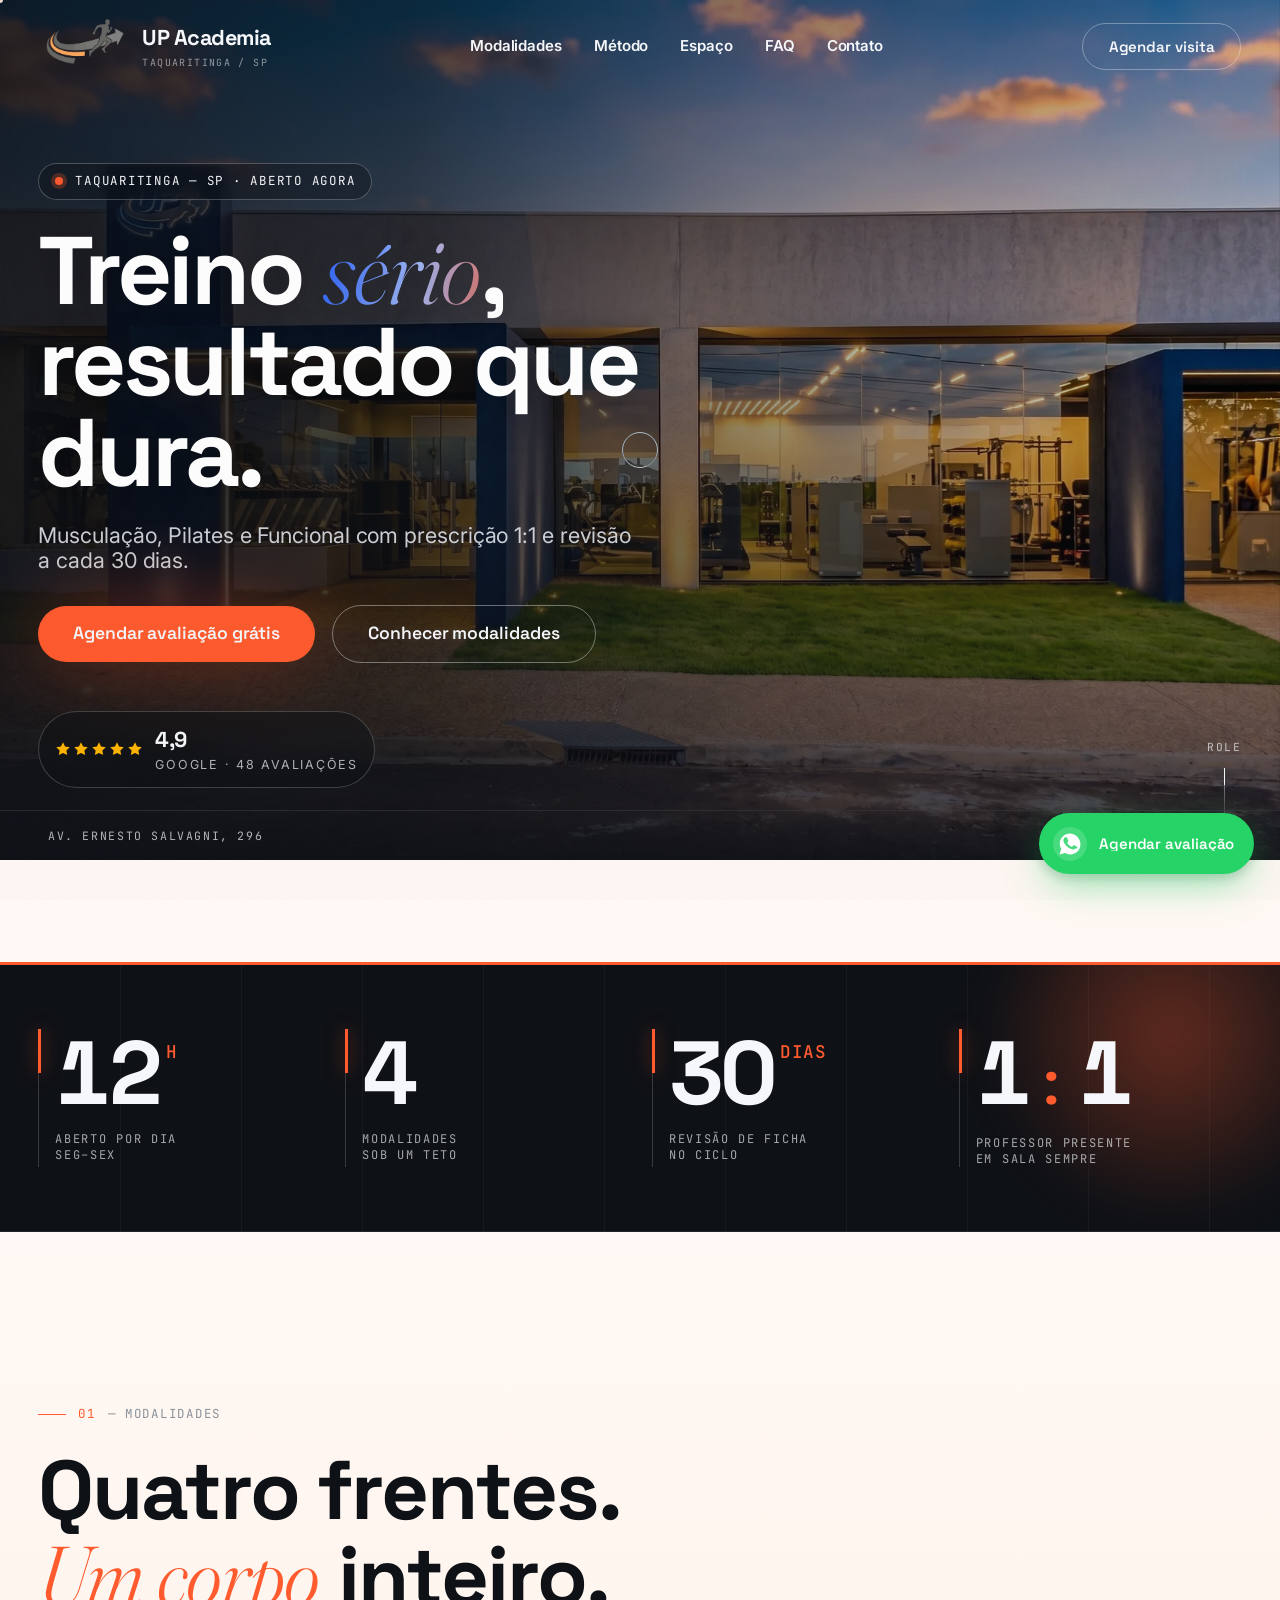
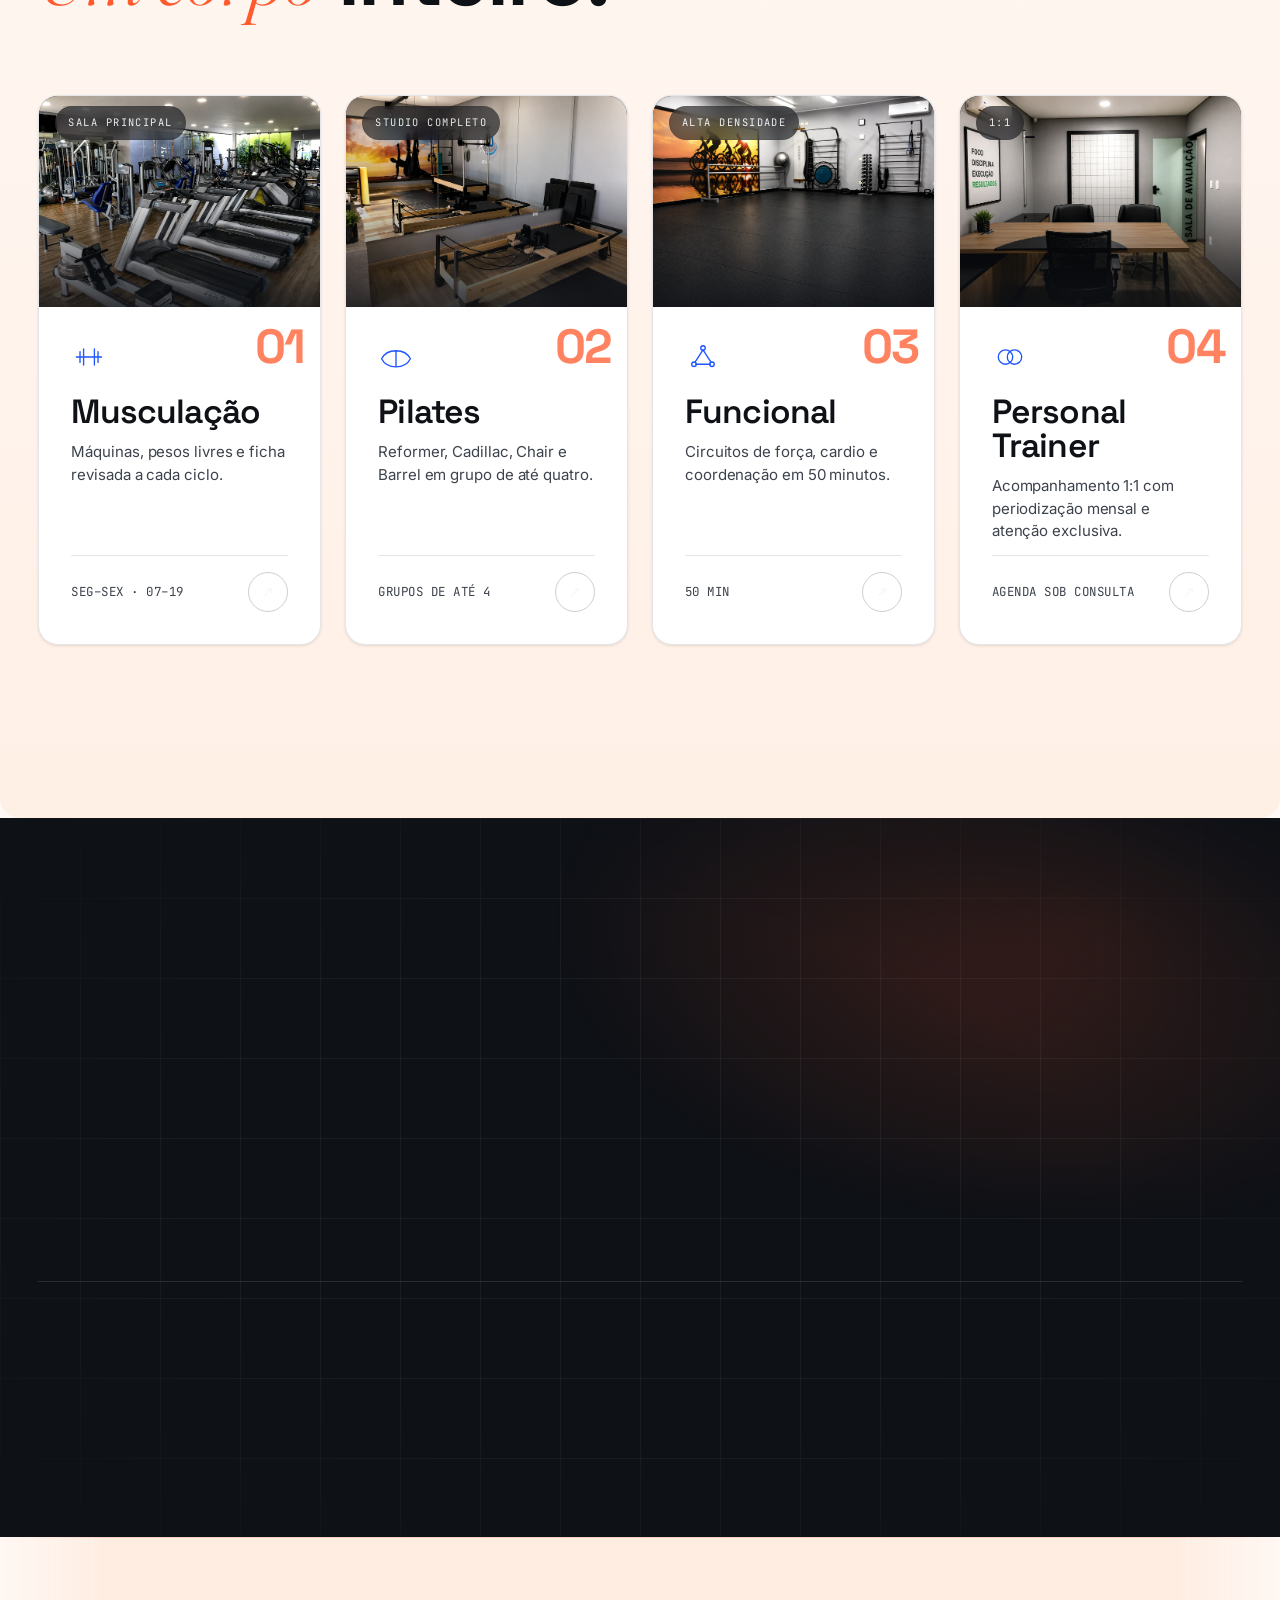
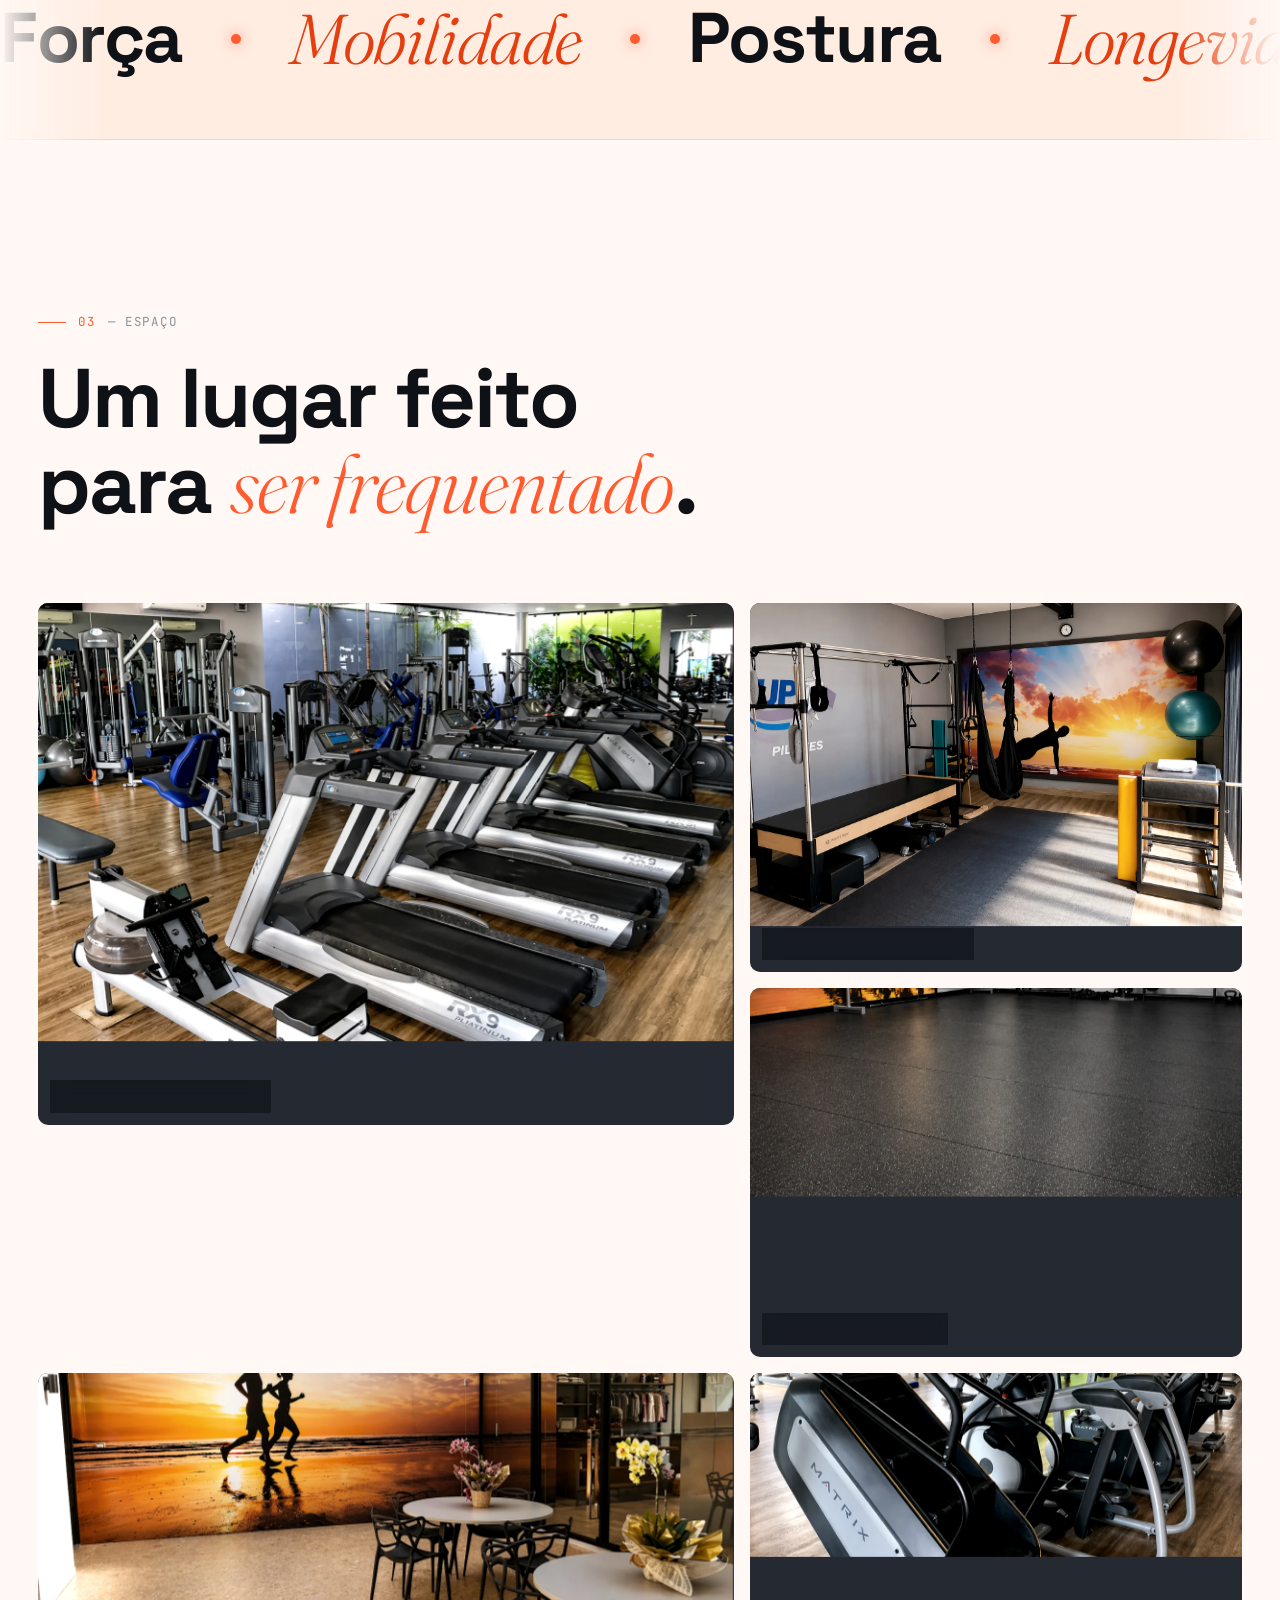
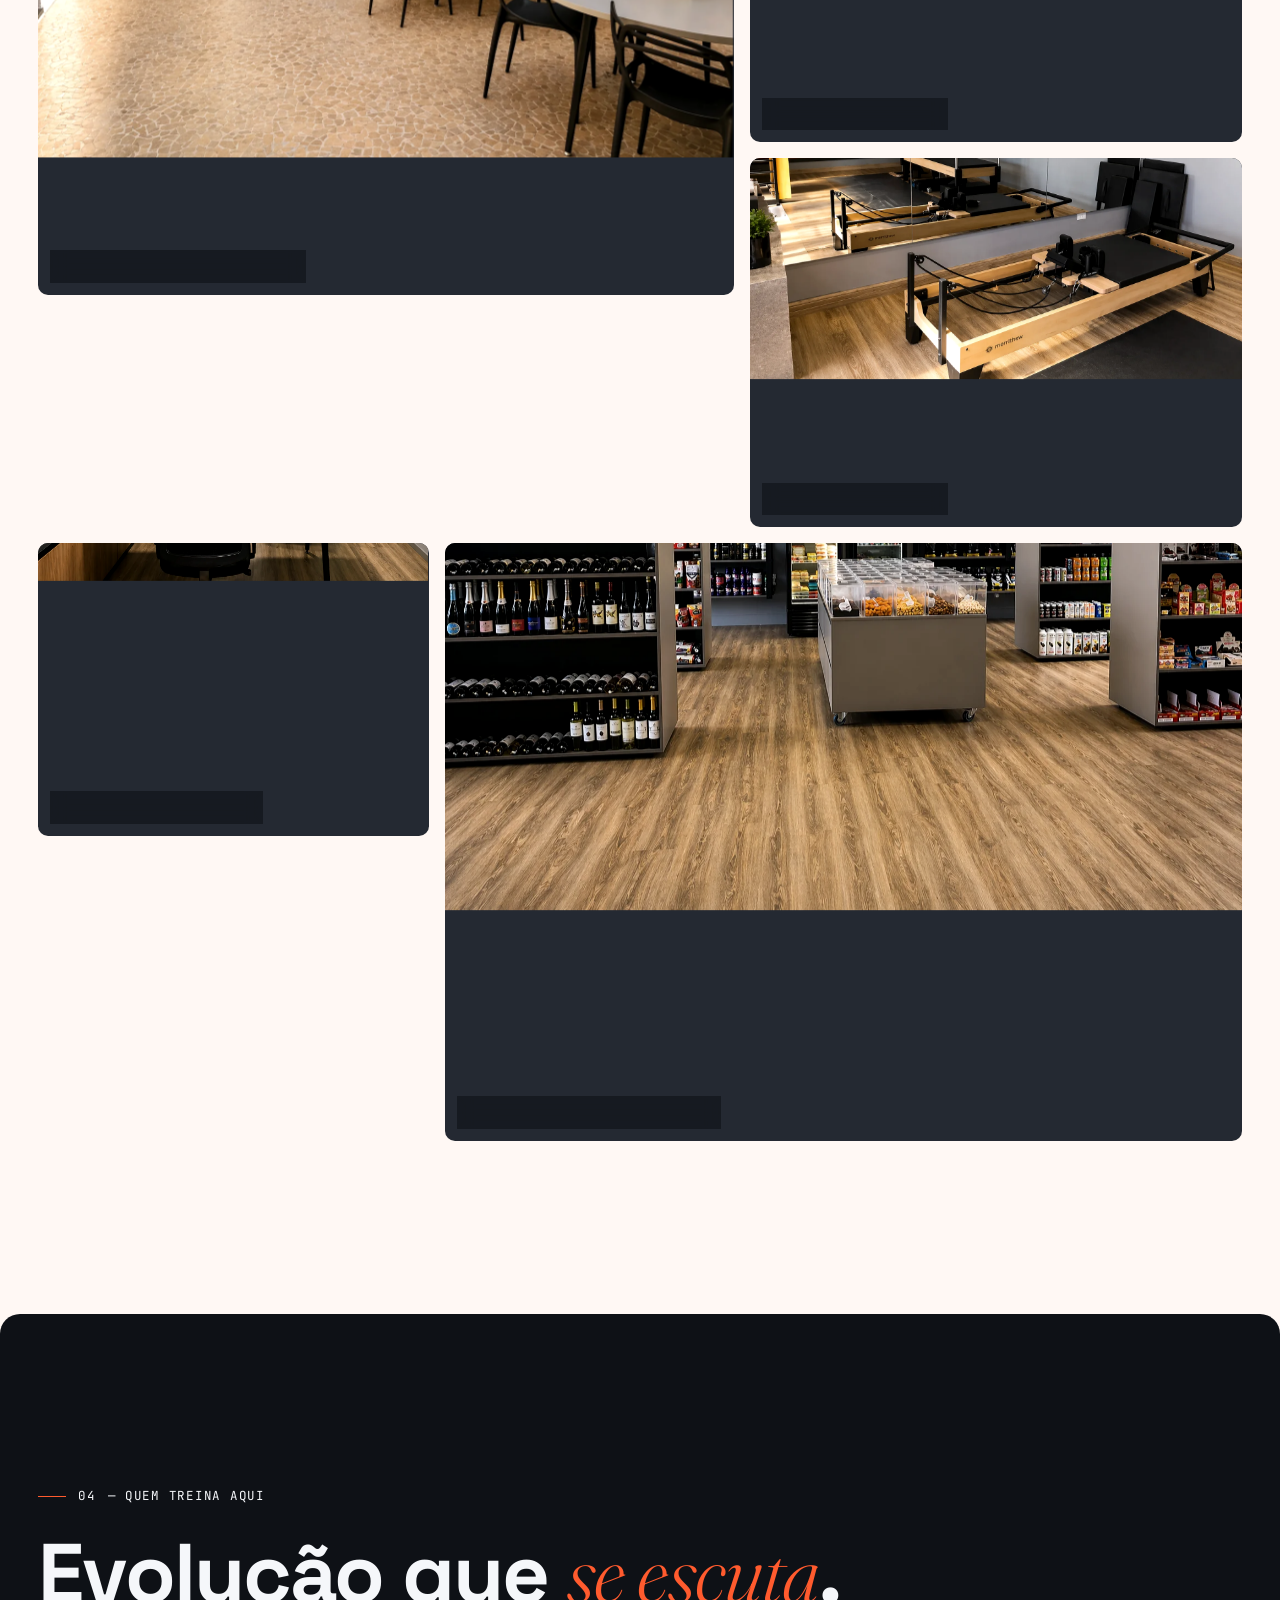
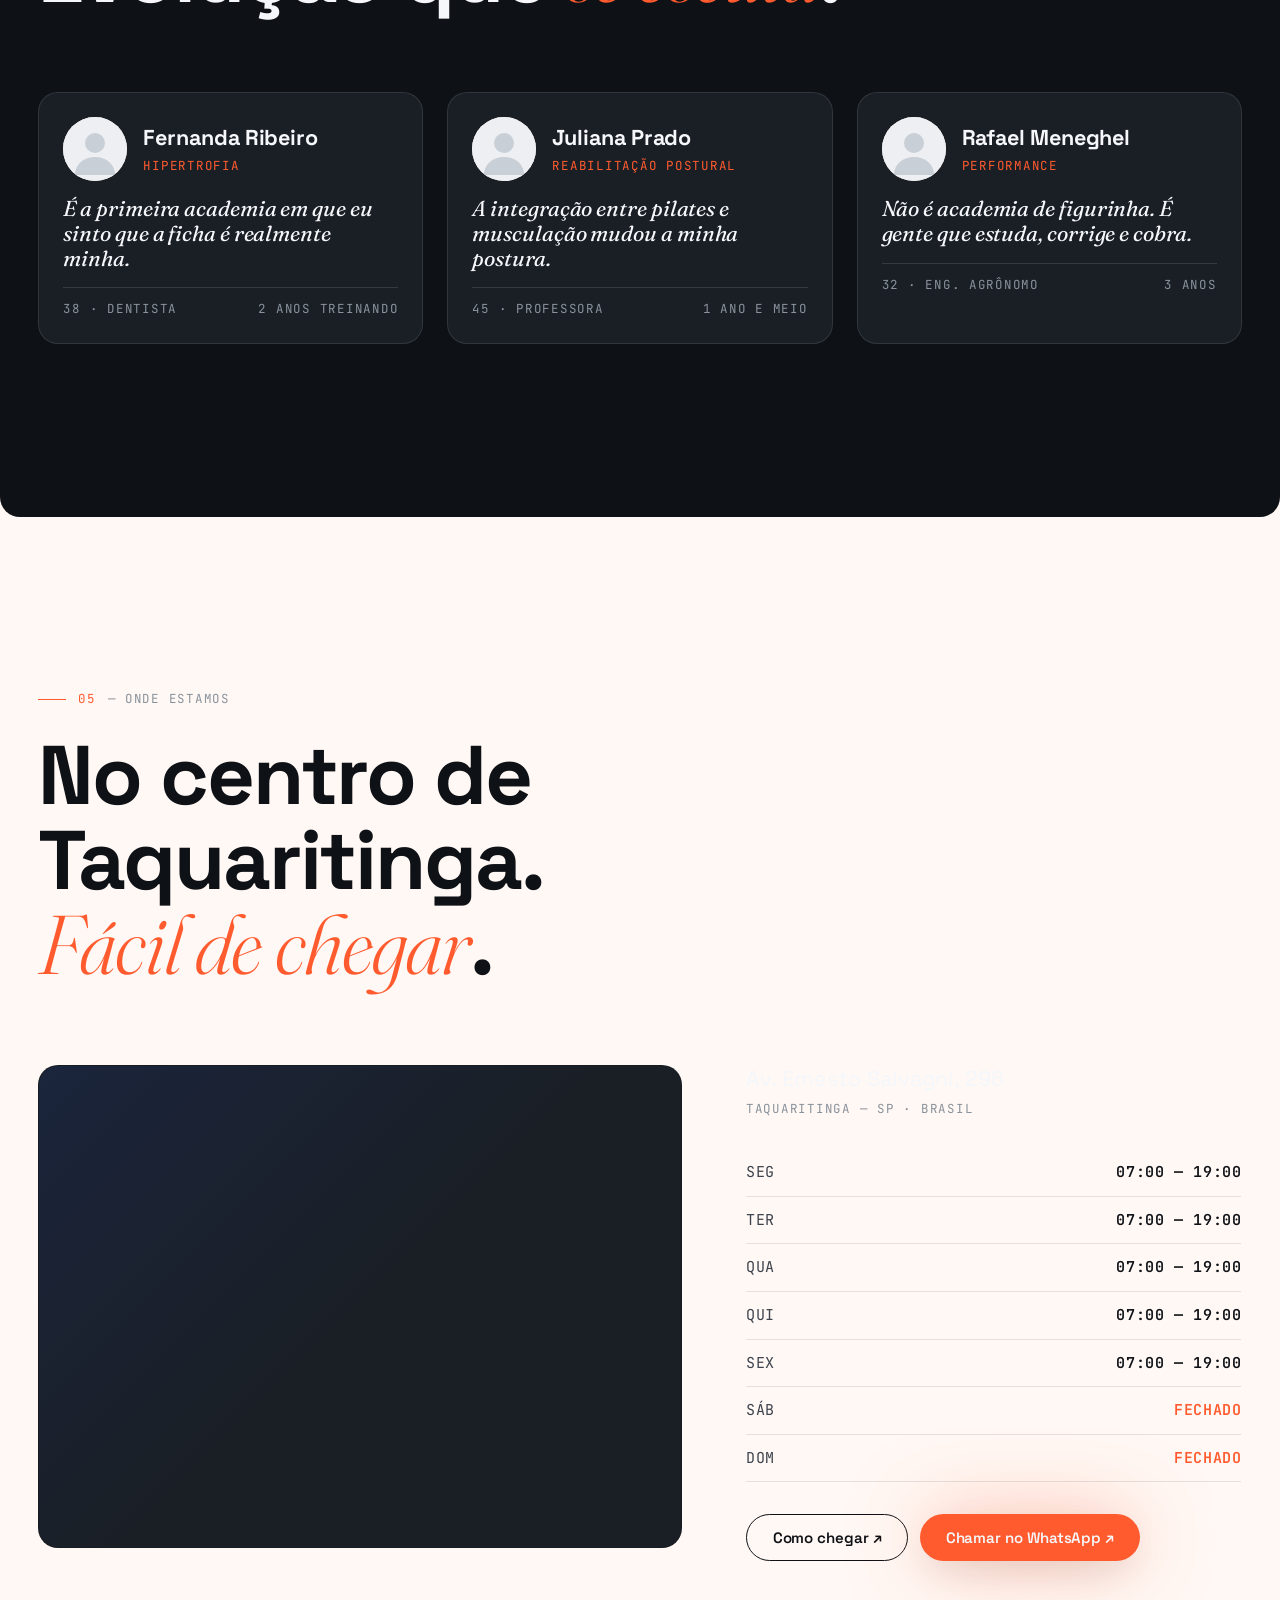
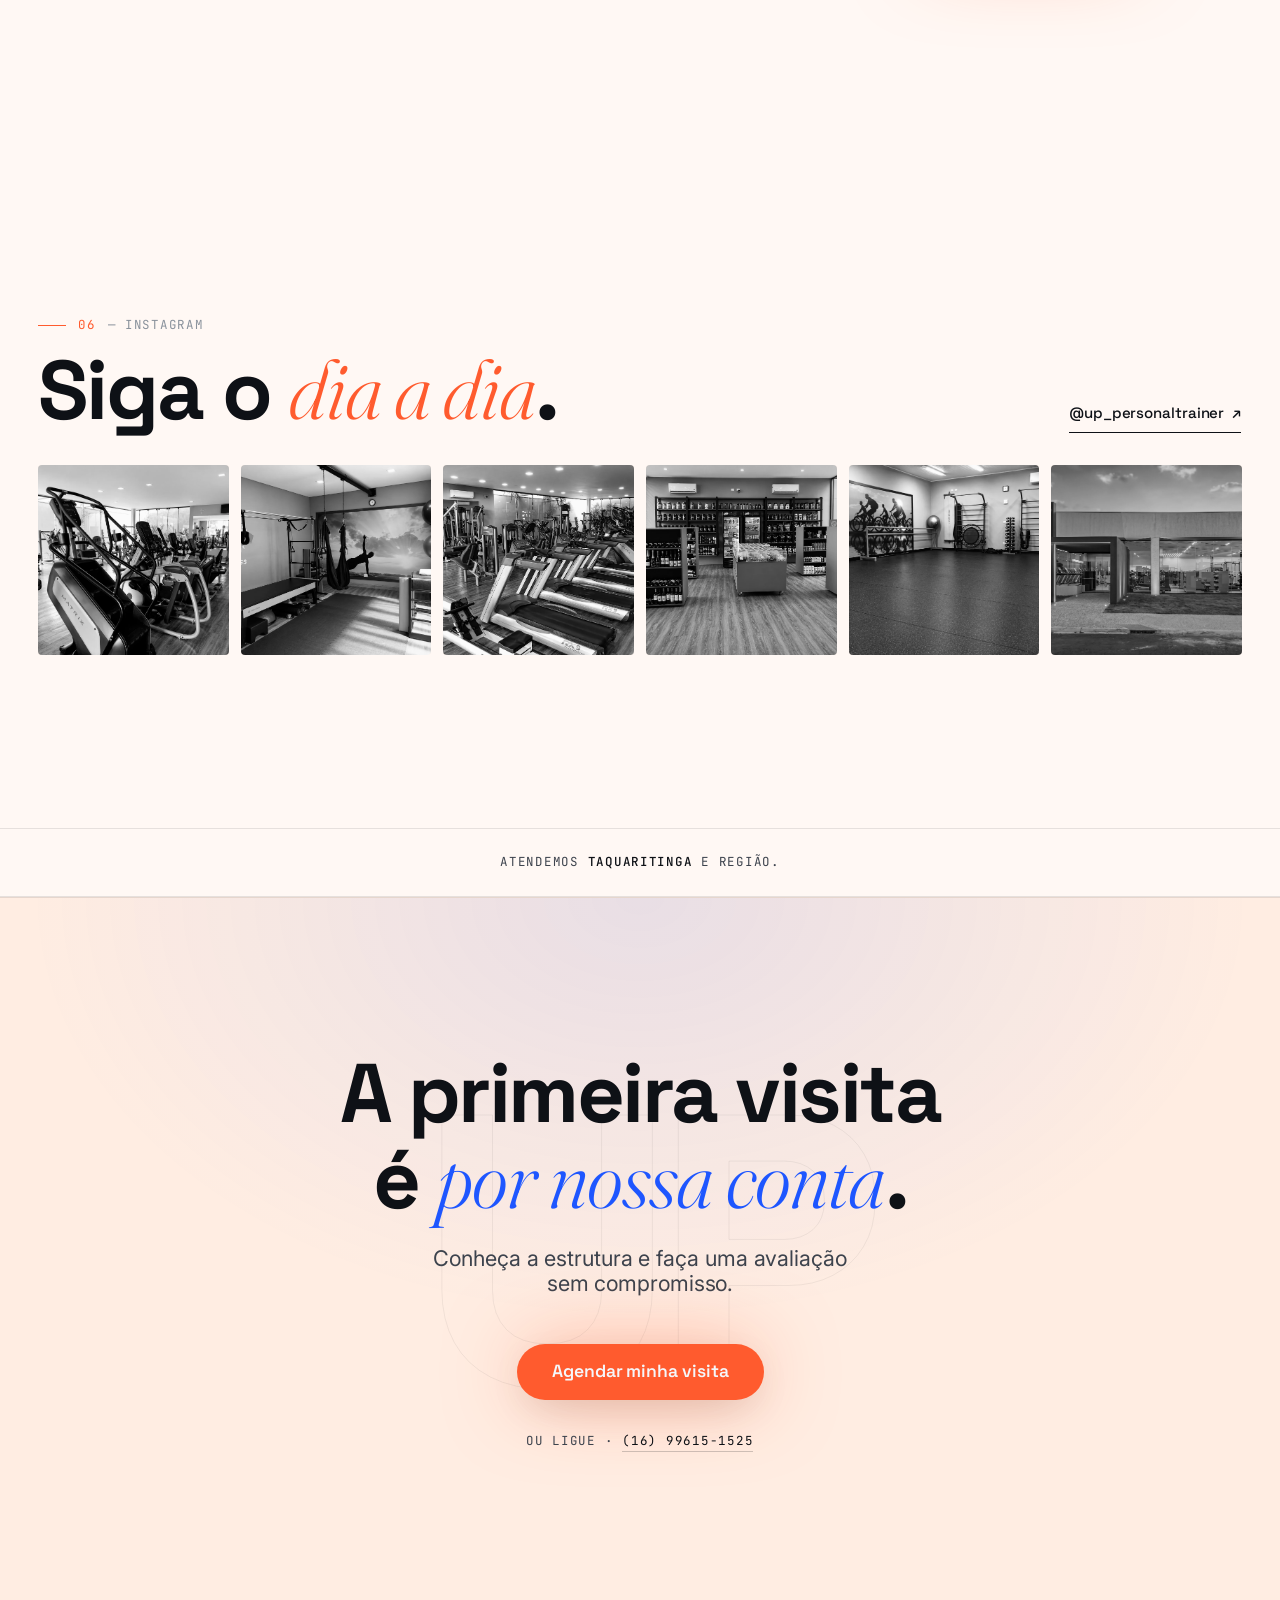
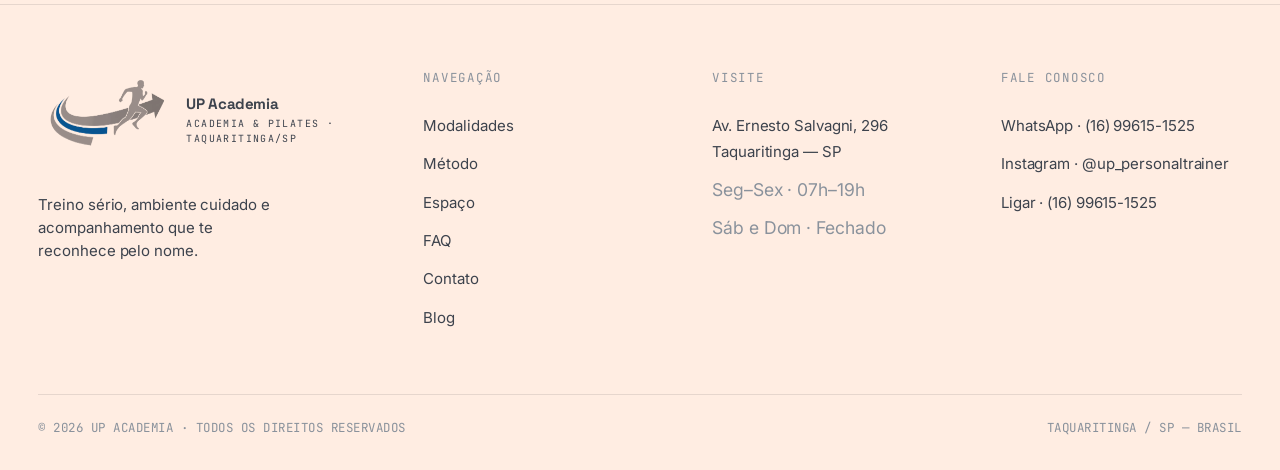
<file: index.html>
<!doctype html>
<html lang="pt-BR">
<head>
  <meta charset="utf-8" />
  <meta name="viewport" content="width=device-width, initial-scale=1, viewport-fit=cover" />
  <meta name="theme-color" content="#FFFFFF" media="(prefers-color-scheme: light)" />
  <meta name="theme-color" content="#0E1116" media="(prefers-color-scheme: dark)" />
  <meta name="color-scheme" content="light dark" />
  <link rel="manifest" href="manifest.webmanifest" />

  <title>UP Academia Taquaritinga — Musculação e Pilates em alto padrão</title>
  <meta name="description" content="Academia e studio de pilates em Taquaritinga/SP. Treino sério, estrutura premium e acompanhamento individual na Av. Ernesto Salvagni, 296." />
  <meta name="keywords" content="academia em Taquaritinga, pilates em Taquaritinga, musculação em Taquaritinga, personal trainer Taquaritinga, academia premium Taquaritinga, treino personalizado Taquaritinga" />
  <link rel="canonical" href="/" />

  <meta property="og:type" content="website" />
  <meta property="og:title" content="UP Academia — Musculação e Pilates em alto padrão · Taquaritinga/SP" />
  <meta property="og:description" content="Treino sério, estrutura premium e acompanhamento individual no coração de Taquaritinga." />
  <meta property="og:locale" content="pt_BR" />
  <meta property="og:image" content="assets/og/og-image.svg" />
  <meta name="twitter:card" content="summary_large_image" />

  <link rel="icon" type="image/svg+xml" href="favicon.svg" />
  <link rel="apple-touch-icon" href="favicon.svg" />

  <link rel="preconnect" href="https://fonts.googleapis.com" />
  <link rel="preconnect" href="https://fonts.gstatic.com" crossorigin />
  <link href="https://fonts.googleapis.com/css2?family=Space+Grotesk:wght@400;500;600;700&family=Inter:wght@400;500;600&family=Fraunces:ital,opsz,wght@0,9..144,300;1,9..144,300;1,9..144,400&family=JetBrains+Mono:wght@400;500&display=swap" rel="stylesheet" />

  <link rel="preload" as="image" href="assets/img/fachada.webp" fetchpriority="high" />

  <link rel="stylesheet" href="css/styles.css" />

  <script type="application/ld+json">
  {
    "@context": "https://schema.org",
    "@type": "HealthClub",
    "name": "UP Academia",
    "description": "Academia e studio de pilates em Taquaritinga/SP. Musculação, funcional, pilates e treino personalizado com acompanhamento individual.",
    "image": "assets/og/og-image.svg",
    "telephone": "+55-16-99615-1525",
    "url": "/",
    "sameAs": [
      "https://www.instagram.com/up_personaltrainer/"
    ],
    "address": {
      "@type": "PostalAddress",
      "streetAddress": "Av. Ernesto Salvagni, 296",
      "addressLocality": "Taquaritinga",
      "addressRegion": "SP",
      "addressCountry": "BR"
    },
    "geo": {
      "@type": "GeoCoordinates",
      "latitude": -21.4056,
      "longitude": -48.5058
    },
    "openingHoursSpecification": [
      {
        "@type": "OpeningHoursSpecification",
        "dayOfWeek": ["Monday", "Tuesday", "Wednesday", "Thursday", "Friday"],
        "opens": "07:00",
        "closes": "19:00"
      },
      {
        "@type": "OpeningHoursSpecification",
        "dayOfWeek": ["Saturday", "Sunday"],
        "opens": "00:00",
        "closes": "00:00"
      }
    ],
    "areaServed": "Taquaritinga, SP",
    "amenityFeature": [
      { "@type": "LocationFeatureSpecification", "name": "Musculação" },
      { "@type": "LocationFeatureSpecification", "name": "Pilates" },
      { "@type": "LocationFeatureSpecification", "name": "Treino funcional" },
      { "@type": "LocationFeatureSpecification", "name": "Personal trainer" }
    ],
    "aggregateRating": {
      "@type": "AggregateRating",
      "ratingValue": "4.9",
      "reviewCount": "48",
      "bestRating": "5"
    },
    "review": [
      {
        "@type": "Review",
        "author": { "@type": "Person", "name": "Fernanda Ribeiro" },
        "reviewRating": { "@type": "Rating", "ratingValue": "5", "bestRating": "5" },
        "reviewBody": "Primeira academia em que eu sinto que a ficha é realmente minha. A cada revisão a carga avança de um jeito que faz sentido."
      },
      {
        "@type": "Review",
        "author": { "@type": "Person", "name": "Juliana Prado" },
        "reviewRating": { "@type": "Rating", "ratingValue": "5", "bestRating": "5" },
        "reviewBody": "A integração entre pilates e musculação mudou a minha postura de um jeito que eu não conseguia sozinha."
      }
    ]
  }
  </script>

  <script type="application/ld+json">
  {
    "@context": "https://schema.org",
    "@type": "LocalBusiness",
    "name": "UP Academia",
    "areaServed": [
      { "@type": "City", "name": "Taquaritinga" },
      { "@type": "City", "name": "Cândido Rodrigues" },
      { "@type": "City", "name": "Santa Ernestina" },
      { "@type": "City", "name": "Dobrada" }
    ]
  }
  </script>
</head>
<body>
  <svg aria-hidden="true" width="0" height="0" style="position:absolute">
    <defs>
      <filter id="duotone-up" color-interpolation-filters="sRGB">
        <feColorMatrix type="matrix" values="0.33 0.33 0.33 0 0  0.33 0.33 0.33 0 0  0.33 0.33 0.33 0 0  0 0 0 1 0"/>
        <feComponentTransfer>
          <feFuncR tableValues="0.055 0.24"/>
          <feFuncG tableValues="0.065 0.44"/>
          <feFuncB tableValues="0.085 1.00"/>
        </feComponentTransfer>
      </filter>
    </defs>
  </svg>

  <div class="preloader" aria-hidden="true">
    <div class="preloader__inner">
      <svg class="preloader__logo" viewBox="0 0 80 80" aria-hidden="true">
        <rect class="s-rect" x="2" y="2" width="76" height="76" rx="18" fill="none" stroke="currentColor" stroke-width="1.2" stroke-opacity="0.25"/>
        <path class="s-u" d="M22 22 L22 46 C22 52.6 27.4 58 34 58 C40.6 58 46 52.6 46 46 L46 22" fill="none" stroke="currentColor" stroke-width="4.5" stroke-linecap="round"/>
        <path class="s-p" d="M54 58 L54 22 L64 22 C68.4 22 72 25.6 72 30 C72 34.4 68.4 38 64 38 L54 38" fill="none" stroke="var(--c-primary)" stroke-width="4.5" stroke-linecap="round" stroke-linejoin="round"/>
      </svg>
      <span class="preloader__label">UP Academia</span>
      <div class="preloader__bar" aria-hidden="true"><span></span></div>
    </div>
  </div>

  <div class="scroll-progress" aria-hidden="true"></div>
  <div class="curtain" aria-hidden="true"></div>

  <a class="skip-link" href="#main">ir para conteúdo</a>

  <header class="site-header over-dark" role="banner">
    <div class="container header-inner">
      <a href="#hero" class="brand" aria-label="UP Academia — início">
        <img class="brand-mark" src="assets/img/logo.webp" alt="UP Academia" />
        <span class="brand-text">
          <span>UP Academia</span>
          <span>Taquaritinga / SP</span>
        </span>
      </a>

      <nav class="nav-primary" aria-label="Primária">
        <a href="#modalidades">Modalidades</a>
        <a href="#metodo">Método</a>
        <a href="#espaco">Espaço</a>
        <a href="faq.html" data-mini>FAQ</a>
        <a href="#localizacao">Contato</a>
      </nav>

      <div class="header-actions">
        <a class="btn btn-ghost" href="#" data-open-modal="agendar" data-magnetic>Agendar visita</a>
        <button class="menu-toggle" aria-label="abrir menu" aria-controls="mobile-menu" aria-expanded="false">menu</button>
      </div>
    </div>
  </header>

  <aside id="mobile-menu" class="mobile-menu" aria-hidden="true">
    <nav aria-label="Mobile">
      <ul>
        <li><a href="#modalidades"><span class="num">01</span> Modalidades</a></li>
        <li><a href="#metodo"><span class="num">02</span> Método</a></li>
        <li><a href="#espaco"><span class="num">03</span> Espaço</a></li>
        <li><a href="#depoimentos"><span class="num">04</span> Depoimentos</a></li>
        <li><a href="faq.html"><span class="num">05</span> FAQ</a></li>
        <li><a href="#localizacao"><span class="num">06</span> Contato</a></li>
      </ul>
    </nav>
    <div class="mobile-menu-footer">
      <span>(16) 99615-1525</span>
      <span>@up_personaltrainer</span>
    </div>
  </aside>

  <main id="main">

    <!-- HERO -->
    <section id="hero" class="hero hero-v4" aria-labelledby="hero-title">
      <div class="hero-v4-bg" aria-hidden="true">
        <img src="assets/img/fachada.webp" alt="" loading="eager" decoding="async" fetchpriority="high" />
      </div>
      <div class="hero-v4-overlay" aria-hidden="true"></div>
      <div class="hero-v4-scroll" aria-hidden="true">
        <span class="hero-v4-scroll__label">Role</span>
        <span class="hero-v4-scroll__line"></span>
      </div>
      <div class="container hero-v4-grid">
        <div class="hero-v4-content">
          <span class="hero-v4-eyebrow">
            <span class="dot" aria-hidden="true"></span>
            Taquaritinga — SP · Aberto agora
          </span>

          <h1 id="hero-title" class="hero-v4-title">
            Treino <em>sério</em>,<br/>resultado que dura.
          </h1>

          <p class="hero-v4-sub">Musculação, Pilates e Funcional com prescrição 1:1 e revisão a cada 30 dias.</p>

          <div class="hero-v4-ctas">
            <a class="btn btn-primary btn-lg" href="https://wa.me/5516996151525?text=Oi%2C%20quero%20agendar%20uma%20avalia%C3%A7%C3%A3o%20gr%C3%A1tis%20na%20UP" target="_blank" rel="noopener" data-magnetic>Agendar avaliação grátis</a>
            <a class="btn btn-ghost btn-lg" href="#modalidades" data-cursor="grow">Conhecer modalidades</a>
          </div>

          <a class="rating-badge rating-badge--on-dark" href="https://www.google.com/maps/search/?api=1&query=UP+Academia+Taquaritinga" target="_blank" rel="noopener" aria-label="4.9 estrelas no Google, 48 avaliações">
            <span class="rating-badge__stars" aria-hidden="true">
              <svg viewBox="0 0 20 20" width="16" height="16"><path d="M10 1.5l2.6 5.3 5.9.9-4.3 4.1 1 5.8L10 14.9 4.8 17.6l1-5.8L1.5 7.7l5.9-.9z" fill="#FFB400"/></svg>
              <svg viewBox="0 0 20 20" width="16" height="16"><path d="M10 1.5l2.6 5.3 5.9.9-4.3 4.1 1 5.8L10 14.9 4.8 17.6l1-5.8L1.5 7.7l5.9-.9z" fill="#FFB400"/></svg>
              <svg viewBox="0 0 20 20" width="16" height="16"><path d="M10 1.5l2.6 5.3 5.9.9-4.3 4.1 1 5.8L10 14.9 4.8 17.6l1-5.8L1.5 7.7l5.9-.9z" fill="#FFB400"/></svg>
              <svg viewBox="0 0 20 20" width="16" height="16"><path d="M10 1.5l2.6 5.3 5.9.9-4.3 4.1 1 5.8L10 14.9 4.8 17.6l1-5.8L1.5 7.7l5.9-.9z" fill="#FFB400"/></svg>
              <svg viewBox="0 0 20 20" width="16" height="16"><path d="M10 1.5l2.6 5.3 5.9.9-4.3 4.1 1 5.8L10 14.9 4.8 17.6l1-5.8L1.5 7.7l5.9-.9z" fill="#FFB400"/></svg>
            </span>
            <span class="rating-badge__value"><strong>4,9</strong> <span class="rating-badge__label">Google · 48 avaliações</span></span>
          </a>
        </div>
      </div>
      <div class="hero-v4-meta" aria-hidden="true">
        <span>Av. Ernesto Salvagni, 296</span>
        <span>Seg–Sex · 07h–19h</span>
      </div>

    </section>

    <!-- POWER STATS -->
    <section class="power-stats" aria-label="Números da UP Academia">
      <div class="container">
        <div class="power-stats-grid" data-reveal-stagger>
          <div class="power-stat">
            <span class="power-stat__num" data-count="12">12</span>
            <span class="power-stat__unit">h</span>
            <span class="power-stat__label">Aberto por dia<br/>seg–sex</span>
          </div>
          <div class="power-stat">
            <span class="power-stat__num" data-count="4">4</span>
            <span class="power-stat__label">Modalidades<br/>sob um teto</span>
          </div>
          <div class="power-stat">
            <span class="power-stat__num" data-count="30">30</span>
            <span class="power-stat__unit">dias</span>
            <span class="power-stat__label">Revisão de ficha<br/>no ciclo</span>
          </div>
          <div class="power-stat">
            <span class="power-stat__num" data-count="1">1</span>
            <span class="power-stat__sep">:</span>
            <span class="power-stat__num">1</span>
            <span class="power-stat__label">Professor presente<br/>em sala sempre</span>
          </div>
        </div>
      </div>
    </section>

    <!-- MODALIDADES -->
    <section id="modalidades" class="section" aria-labelledby="modalidades-title">
      <div class="container">
        <div class="section-head" data-reveal>
          <span class="eyebrow"><span class="section-number">01</span> — Modalidades</span>
          <h2 id="modalidades-title">Quatro frentes. <em>Um corpo</em> inteiro.</h2>
        </div>

        <div class="bento" data-reveal-stagger>
          <article class="card">
            <div class="card-media">
              <span class="card-tag">Sala principal</span>
              <img class="duotone" src="assets/img/aparelhos.webp" alt="Sala de musculação UP Academia" loading="lazy" />
            </div>
            <div class="card-body" data-num="01">
              <svg class="mod-icon" viewBox="0 0 40 40" aria-hidden="true"><path d="M6 20 H34 M10 14 V26 M14 11 V29 M26 11 V29 M30 14 V26" stroke="currentColor" stroke-width="1.5" fill="none" stroke-linecap="round"/></svg>
              <h3 class="card-title">Musculação</h3>
              <p class="card-text">Máquinas, pesos livres e ficha revisada a cada ciclo.</p>
              <div class="card-footer">
                <span class="label">Seg–Sex · 07–19</span>
                <a class="arrow-box" href="musculacao.html" aria-label="Saber mais sobre musculação">
                  <svg viewBox="0 0 20 20" width="14" height="14" aria-hidden="true"><path d="M5 15 L15 5 M9 5 H15 V11" stroke="currentColor" stroke-width="1.6" fill="none" stroke-linecap="round" stroke-linejoin="round"/></svg>
                </a>
              </div>
            </div>
          </article>

          <article class="card">
            <div class="card-media">
              <span class="card-tag">Studio completo</span>
              <img class="duotone" src="assets/img/pilates-1.webp" alt="Studio de pilates UP Academia com reformer" loading="lazy" />
            </div>
            <div class="card-body" data-num="02">
              <svg class="mod-icon" viewBox="0 0 40 40" aria-hidden="true"><path d="M4 22 C10 10 30 10 36 22 M4 22 C10 34 30 34 36 22 M20 14 V30" stroke="currentColor" stroke-width="1.5" fill="none" stroke-linecap="round"/></svg>
              <h3 class="card-title">Pilates</h3>
              <p class="card-text">Reformer, Cadillac, Chair e Barrel em grupo de até quatro.</p>
              <div class="card-footer">
                <span class="label">Grupos de até 4</span>
                <a class="arrow-box" href="pilates.html" aria-label="Saber mais sobre pilates">
                  <svg viewBox="0 0 20 20" width="14" height="14" aria-hidden="true"><path d="M5 15 L15 5 M9 5 H15 V11" stroke="currentColor" stroke-width="1.6" fill="none" stroke-linecap="round" stroke-linejoin="round"/></svg>
                </a>
              </div>
            </div>
          </article>

          <article class="card">
            <div class="card-media">
              <span class="card-tag">Alta densidade</span>
              <img class="duotone" src="assets/img/salao-funcional-treino-livre.webp" alt="Salão de treino funcional UP Academia" loading="lazy" />
            </div>
            <div class="card-body" data-num="03">
              <svg class="mod-icon" viewBox="0 0 40 40" aria-hidden="true"><circle cx="20" cy="10" r="2.5" stroke="currentColor" stroke-width="1.5" fill="none"/><circle cx="10" cy="28" r="2.5" stroke="currentColor" stroke-width="1.5" fill="none"/><circle cx="30" cy="28" r="2.5" stroke="currentColor" stroke-width="1.5" fill="none"/><path d="M20 12 L11 26 M20 12 L29 26 M12 28 H28" stroke="currentColor" stroke-width="1.5" fill="none" stroke-linecap="round"/></svg>
              <h3 class="card-title">Funcional</h3>
              <p class="card-text">Circuitos de força, cardio e coordenação em 50 minutos.</p>
              <div class="card-footer">
                <span class="label">50 min</span>
                <a class="arrow-box" href="funcional.html" aria-label="Saber mais sobre funcional">
                  <svg viewBox="0 0 20 20" width="14" height="14" aria-hidden="true"><path d="M5 15 L15 5 M9 5 H15 V11" stroke="currentColor" stroke-width="1.6" fill="none" stroke-linecap="round" stroke-linejoin="round"/></svg>
                </a>
              </div>
            </div>
          </article>

          <article class="card">
            <div class="card-media">
              <span class="card-tag">1:1</span>
              <img class="duotone" src="assets/img/sala-avaliacao.webp" alt="Sala de avaliação e atendimento personal" loading="lazy" />
            </div>
            <div class="card-body" data-num="04">
              <svg class="mod-icon" viewBox="0 0 40 40" aria-hidden="true"><circle cx="15" cy="20" r="8" stroke="currentColor" stroke-width="1.5" fill="none"/><circle cx="25" cy="20" r="8" stroke="currentColor" stroke-width="1.5" fill="none"/></svg>
              <h3 class="card-title">Personal Trainer</h3>
              <p class="card-text">Acompanhamento 1:1 com periodização mensal e atenção exclusiva.</p>
              <div class="card-footer">
                <span class="label">Agenda sob consulta</span>
                <a class="arrow-box" href="personal.html" aria-label="Saber mais sobre personal">
                  <svg viewBox="0 0 20 20" width="14" height="14" aria-hidden="true"><path d="M5 15 L15 5 M9 5 H15 V11" stroke="currentColor" stroke-width="1.6" fill="none" stroke-linecap="round" stroke-linejoin="round"/></svg>
                </a>
              </div>
            </div>
          </article>
        </div>
      </div>
    </section>

    <!-- MÉTODO -->
    <section id="metodo" class="section method-panel" aria-labelledby="metodo-title">
      <div class="method-panel__grid-bg" aria-hidden="true"></div>
      <div class="container">
        <div class="section-head" data-reveal>
          <span class="eyebrow"><span class="section-number">02</span> — Método</span>
          <h2 id="metodo-title">O que sustenta a sua evolução <em>por dentro</em>.</h2>
        </div>

        <div class="method-grid is-compact" data-reveal-stagger>
          <div class="method-item"><span class="num">01</span><div><h4>Avaliação inicial</h4></div></div>
          <div class="method-item"><span class="num">02</span><div><h4>Prescrição individual</h4></div></div>
          <div class="method-item"><span class="num">03</span><div><h4>Revisão a cada 30 dias</h4></div></div>
          <div class="method-item"><span class="num">04</span><div><h4>Integração força + mobilidade</h4></div></div>
        </div>
      </div>
    </section>

    <!-- MARQUEE -->
    <div class="marquee" aria-hidden="true">
      <div class="marquee-track">
        <span>Força</span>
        <span class="italic">Mobilidade</span>
        <span>Postura</span>
        <span class="italic">Longevidade</span>
        <span>Respiração</span>
        <span class="italic">Equilíbrio</span>
        <span>Presença</span>
        <span class="italic">Performance</span>
      </div>
    </div>

    <!-- ESPAÇO -->
    <section id="espaco" class="section" aria-labelledby="espaco-title">
      <div class="container">
        <div class="section-head" data-reveal>
          <span class="eyebrow"><span class="section-number">03</span> — Espaço</span>
          <h2 id="espaco-title">Um lugar feito para <em>ser frequentado</em>.</h2>
        </div>

        <div class="gallery" data-reveal-stagger>
          <figure>
            <img class="duotone" data-parallax="0.12" src="assets/img/aparelhos.webp" alt="Sala de musculação" loading="lazy" />
            <figcaption>01 / Sala de musculação</figcaption>
          </figure>
          <figure>
            <img class="duotone" data-parallax="0.08" src="assets/img/pilates-2.webp" alt="Studio de pilates" loading="lazy" />
            <figcaption>02 / Studio de pilates</figcaption>
          </figure>
          <figure>
            <img class="duotone" data-parallax="0.16" src="assets/img/salao-funcional-treino-livre.webp" alt="Área funcional" loading="lazy" />
            <figcaption>03 / Área funcional</figcaption>
          </figure>
          <figure>
            <img class="duotone" data-parallax="0.1" src="assets/img/area-convivencia-descanso.webp" alt="Recepção e convivência" loading="lazy" />
            <figcaption>04 / Recepção & convivência</figcaption>
          </figure>
          <figure>
            <img class="duotone" data-parallax="0.14" src="assets/img/cardios.webp" alt="Sala de cardio" loading="lazy" />
            <figcaption>05 / Sala de cardio</figcaption>
          </figure>
          <figure>
            <img class="duotone" data-parallax="0.09" src="assets/img/pilates-1.webp" alt="Studio pilates" loading="lazy" />
            <figcaption>06 / Studio pilates</figcaption>
          </figure>
          <figure>
            <img class="duotone" data-parallax="0.13" src="assets/img/sala-avaliacao.webp" alt="Sala de avaliação" loading="lazy" />
            <figcaption>07 / Sala de avaliação</figcaption>
          </figure>
          <figure>
            <img class="duotone" data-parallax="0.11" src="assets/img/loja-suplementos-snacks.webp" alt="Loja e snacks" loading="lazy" />
            <figcaption>08 / Loja & snacks saudáveis</figcaption>
          </figure>
        </div>
      </div>
    </section>

    <!-- DEPOIMENTOS -->
    <section id="depoimentos" class="section testimonials" aria-labelledby="depoimentos-title">
      <div class="container">
        <div class="section-head" data-reveal>
          <span class="eyebrow"><span class="section-number">04</span> — Quem treina aqui</span>
          <h2 id="depoimentos-title">Evolução que <em>se escuta</em>.</h2>
        </div>

        <!-- TODO conteúdo: trocar fotos placeholder por reais quando cliente autorizar -->
        <div class="t-rich-grid" data-reveal-stagger>
          <article class="t-rich">
            <header class="t-rich__head">
              <img class="t-rich__avatar" src="assets/img/avatar-placeholder.svg" alt="" loading="lazy" />
              <div class="t-rich__who">
                <span class="t-rich__name">Fernanda Ribeiro</span>
                <span class="t-rich__meta">Hipertrofia</span>
              </div>
            </header>
            <blockquote class="t-rich__quote">É a primeira academia em que eu sinto que a ficha é realmente minha.</blockquote>
            <footer class="t-rich__footer">
              <span>38 · Dentista</span>
              <span>2 anos treinando</span>
            </footer>
          </article>

          <article class="t-rich">
            <header class="t-rich__head">
              <img class="t-rich__avatar" src="assets/img/avatar-placeholder.svg" alt="" loading="lazy" />
              <div class="t-rich__who">
                <span class="t-rich__name">Juliana Prado</span>
                <span class="t-rich__meta">Reabilitação postural</span>
              </div>
            </header>
            <blockquote class="t-rich__quote">A integração entre pilates e musculação mudou a minha postura.</blockquote>
            <footer class="t-rich__footer">
              <span>45 · Professora</span>
              <span>1 ano e meio</span>
            </footer>
          </article>

          <article class="t-rich">
            <header class="t-rich__head">
              <img class="t-rich__avatar" src="assets/img/avatar-placeholder.svg" alt="" loading="lazy" />
              <div class="t-rich__who">
                <span class="t-rich__name">Rafael Meneghel</span>
                <span class="t-rich__meta">Performance</span>
              </div>
            </header>
            <blockquote class="t-rich__quote">Não é academia de figurinha. É gente que estuda, corrige e cobra.</blockquote>
            <footer class="t-rich__footer">
              <span>32 · Eng. agrônomo</span>
              <span>3 anos</span>
            </footer>
          </article>
        </div>
      </div>
    </section>

    <!-- LOCALIZAÇÃO -->
    <section id="localizacao" class="section" aria-labelledby="localizacao-title">
      <div class="container">
        <div class="section-head" data-reveal>
          <span class="eyebrow"><span class="section-number">05</span> — Onde estamos</span>
          <h2 id="localizacao-title">No centro de Taquaritinga. <em>Fácil de chegar</em>.</h2>
        </div>

        <div class="location-grid">
          <div class="map-wrap" data-reveal>
            <iframe
              title="Mapa UP Academia"
              loading="lazy"
              referrerpolicy="no-referrer-when-downgrade"
              src="https://www.google.com/maps?q=Av.%20Ernesto%20Salvagni%2C%20296%20-%20Taquaritinga%2C%20SP&output=embed"
            ></iframe>
          </div>

          <div class="location-info" data-reveal>
            <div class="address">
              Av. Ernesto Salvagni, 296
              <small>Taquaritinga — SP · Brasil</small>
            </div>

            <table class="hours-table" aria-label="Horário de funcionamento">
              <tbody>
                <tr><td>Seg</td><td>07:00 — 19:00</td></tr>
                <tr><td>Ter</td><td>07:00 — 19:00</td></tr>
                <tr><td>Qua</td><td>07:00 — 19:00</td></tr>
                <tr><td>Qui</td><td>07:00 — 19:00</td></tr>
                <tr><td>Sex</td><td>07:00 — 19:00</td></tr>
                <tr class="closed"><td>Sáb</td><td>Fechado</td></tr>
                <tr class="closed"><td>Dom</td><td>Fechado</td></tr>
              </tbody>
            </table>

            <div class="location-ctas">
              <a class="btn btn-ghost" href="https://www.google.com/maps/dir/?api=1&destination=Av.%20Ernesto%20Salvagni%2C%20296%20-%20Taquaritinga%2C%20SP" target="_blank" rel="noopener">Como chegar ↗</a>
              <a class="btn btn-primary" href="https://wa.me/5516996151525?text=Ol%C3%A1!%20Gostaria%20de%20conhecer%20a%20UP%20Academia." target="_blank" rel="noopener" data-magnetic>Chamar no WhatsApp ↗</a>
            </div>
          </div>
        </div>
      </div>
    </section>

    <!-- INSTAGRAM -->
    <section id="instagram" class="section" aria-labelledby="ig-title">
      <div class="container">
        <div class="ig-head" data-reveal>
          <div>
            <span class="eyebrow"><span class="section-number">06</span> — Instagram</span>
            <h2 id="ig-title" style="margin-top: var(--s-3);">Siga o <em>dia a dia</em>.</h2>
          </div>
          <a class="btn-link" href="https://www.instagram.com/up_personaltrainer/" target="_blank" rel="noopener" data-cursor="grow">
            @up_personaltrainer
            <span class="arrow" aria-hidden="true">↗</span>
          </a>
        </div>
        <div class="ig-grid" data-reveal-stagger>
          <a class="ig-tile" href="https://www.instagram.com/up_personaltrainer/" target="_blank" rel="noopener" aria-label="Post UP Academia"><img class="duotone" src="assets/img/cardios.webp" alt="" loading="lazy"/></a>
          <a class="ig-tile" href="https://www.instagram.com/up_personaltrainer/" target="_blank" rel="noopener" aria-label="Post UP Academia"><img class="duotone" src="assets/img/pilates-2.webp" alt="" loading="lazy"/></a>
          <a class="ig-tile" href="https://www.instagram.com/up_personaltrainer/" target="_blank" rel="noopener" aria-label="Post UP Academia"><img class="duotone" src="assets/img/aparelhos.webp" alt="" loading="lazy"/></a>
          <a class="ig-tile" href="https://www.instagram.com/up_personaltrainer/" target="_blank" rel="noopener" aria-label="Post UP Academia"><img class="duotone" src="assets/img/loja-suplementos-snacks.webp" alt="" loading="lazy"/></a>
          <a class="ig-tile" href="https://www.instagram.com/up_personaltrainer/" target="_blank" rel="noopener" aria-label="Post UP Academia"><img class="duotone" src="assets/img/salao-funcional-treino-livre.webp" alt="" loading="lazy"/></a>
          <a class="ig-tile" href="https://www.instagram.com/up_personaltrainer/" target="_blank" rel="noopener" aria-label="Post UP Academia"><img class="duotone" src="assets/img/fachada.webp" alt="" loading="lazy"/></a>
        </div>
      </div>
    </section>

    <!-- LOCAL STRIP -->
    <div class="local-strip" aria-hidden="false">
      <div class="container">
        Atendemos <strong>Taquaritinga</strong> e região.
      </div>
    </div>

    <!-- CTA FINAL -->
    <section class="cta-final" aria-labelledby="cta-title">
      <span class="up-watermark" aria-hidden="true">UP</span>
      <div class="container" style="position: relative; z-index: 1;">
        <h2 id="cta-title" data-reveal>A primeira visita<br/>é <em>por nossa conta</em>.</h2>
        <p data-reveal>Conheça a estrutura e faça uma avaliação sem compromisso.</p>
        <a class="btn btn-primary btn-lg" href="#" data-open-modal="agendar" data-magnetic data-reveal>Agendar minha visita</a>
        <div class="phone-line" data-reveal>Ou ligue · <a href="tel:+5516996151525">(16) 99615-1525</a></div>
      </div>
    </section>
  </main>

  <footer class="site-footer" role="contentinfo">
    <div class="container">
      <div class="footer-grid">
        <div class="footer-col">
          <a href="#hero" class="brand" aria-label="UP Academia">
            <img class="brand-mark" src="assets/img/logo.webp" alt="UP Academia" />
            <span class="brand-text">
              <span>UP Academia</span>
              <span>Academia & Pilates · Taquaritinga/SP</span>
            </span>
          </a>
          <p class="footer-tagline">Treino sério, ambiente cuidado e acompanhamento que te reconhece pelo nome.</p>
        </div>

        <div class="footer-col">
          <h5>Navegação</h5>
          <ul>
            <li><a href="#modalidades">Modalidades</a></li>
            <li><a href="#metodo">Método</a></li>
            <li><a href="#espaco">Espaço</a></li>
            <li><a href="faq.html">FAQ</a></li>
            <li><a href="#localizacao">Contato</a></li>
            <li><a href="blog/">Blog</a></li>
          </ul>
        </div>

        <div class="footer-col">
          <h5>Visite</h5>
          <ul>
            <li><a href="https://www.google.com/maps/dir/?api=1&destination=Av.%20Ernesto%20Salvagni%2C%20296%20-%20Taquaritinga%2C%20SP" target="_blank" rel="noopener">Av. Ernesto Salvagni, 296<br/>Taquaritinga — SP</a></li>
            <li><span style="color: var(--c-silver-dim);">Seg–Sex · 07h–19h</span></li>
            <li><span style="color: var(--c-silver-dim);">Sáb e Dom · Fechado</span></li>
          </ul>
        </div>

        <div class="footer-col">
          <h5>Fale conosco</h5>
          <ul>
            <li><a href="https://wa.me/5516996151525" target="_blank" rel="noopener">WhatsApp · (16) 99615-1525</a></li>
            <li><a href="https://www.instagram.com/up_personaltrainer/" target="_blank" rel="noopener">Instagram · @up_personaltrainer</a></li>
            <li><a href="tel:+5516996151525">Ligar · (16) 99615-1525</a></li>
          </ul>
        </div>
      </div>

      <div class="footer-bottom">
        <span>© <span data-year>2026</span> UP Academia · Todos os direitos reservados</span>
        <span>Taquaritinga / SP — Brasil</span>
      </div>
    </div>
  </footer>

  <!-- MODAL -->
  <dialog id="modal-agendar" class="modal" aria-labelledby="modal-title">
    <div class="modal-inner">
      <div class="modal-head">
        <div>
          <span class="eyebrow">Agendar visita</span>
          <h3 id="modal-title" style="margin-top: 8px;">Em menos de 1 minuto.</h3>
        </div>
        <button class="modal-close" data-close-modal aria-label="Fechar">fechar ×</button>
      </div>

      <form novalidate data-multistep>
        <div class="steps-bar" aria-hidden="true">
          <span class="is-active" data-step-pill="1"></span>
          <span data-step-pill="2"></span>
          <span data-step-pill="3"></span>
        </div>

        <div class="step is-current" data-step="1">
          <div class="field">
            <label for="m-nome">Seu nome</label>
            <input id="m-nome" name="nome" type="text" required minlength="2" autocomplete="name" aria-describedby="m-nome-err" aria-invalid="false" />
            <span id="m-nome-err" class="field-error" role="alert" aria-live="polite" hidden>Informe seu nome (mínimo 2 letras).</span>
          </div>
          <div class="field">
            <label for="m-whats">WhatsApp</label>
            <input id="m-whats" name="whatsapp" type="tel" required inputmode="tel" autocomplete="tel" placeholder="(16) 9 0000-0000" pattern="[0-9\s\(\)\-\+]{10,}" aria-describedby="m-whats-err" aria-invalid="false" />
            <span id="m-whats-err" class="field-error" role="alert" aria-live="polite" hidden>Digite um telefone válido com DDD.</span>
          </div>
          <div class="step-nav">
            <span></span>
            <button type="button" class="btn btn-primary" data-step-next>Continuar →</button>
          </div>
        </div>

        <div class="step" data-step="2">
          <div class="field">
            <label>Qual o seu objetivo?</label>
            <div class="goal-grid">
              <button type="button" class="goal-pick" data-goal="Musculação">Musculação</button>
              <button type="button" class="goal-pick" data-goal="Pilates">Pilates</button>
              <button type="button" class="goal-pick" data-goal="Funcional">Funcional</button>
              <button type="button" class="goal-pick" data-goal="Personal Trainer">Personal 1:1</button>
              <button type="button" class="goal-pick" data-goal="Reabilitação / Pós-parto">Reabilitação</button>
              <button type="button" class="goal-pick" data-goal="Ainda vou decidir">Ainda decido</button>
            </div>
            <input type="hidden" name="objetivo" id="m-obj" required aria-describedby="m-obj-err" />
            <span id="m-obj-err" class="field-error" role="alert" aria-live="polite" hidden>Escolha um objetivo.</span>
          </div>
          <div class="step-nav">
            <button type="button" class="step-back" data-step-prev>← voltar</button>
            <button type="button" class="btn btn-primary" data-step-next>Continuar →</button>
          </div>
        </div>

        <div class="step" data-step="3">
          <div class="field">
            <label for="m-horario">Horário preferido</label>
            <input id="m-horario" name="horario" type="text" placeholder="Ex: manhã, 18h, fim de semana" />
          </div>
          <div class="step-nav">
            <button type="button" class="step-back" data-step-prev>← voltar</button>
            <button type="submit" class="btn btn-primary btn-lg">Enviar pelo WhatsApp ↗</button>
          </div>
        </div>
      </form>
    </div>
  </dialog>

  <nav class="sticky-bar" aria-label="Atalhos de contato">
    <a class="sb-whats" href="https://wa.me/5516996151525?text=Ol%C3%A1!%20Gostaria%20de%20conhecer%20a%20UP%20Academia." target="_blank" rel="noopener">
      <svg viewBox="0 0 24 24" aria-hidden="true" fill="currentColor"><path d="M12.04 2a9.9 9.9 0 0 0-8.6 14.88L2 22l5.27-1.38A9.9 9.9 0 1 0 12.04 2m0 18.1a8.17 8.17 0 0 1-4.17-1.14l-.3-.18-3.12.82.83-3.05-.2-.31a8.19 8.19 0 1 1 6.96 3.86m4.7-6.13c-.26-.13-1.52-.75-1.75-.84-.24-.08-.41-.13-.58.13s-.66.83-.81 1c-.15.18-.3.2-.55.07a6.7 6.7 0 0 1-1.97-1.21 7.4 7.4 0 0 1-1.36-1.7c-.14-.24 0-.37.11-.5.12-.12.26-.3.39-.45.13-.15.17-.26.26-.43.09-.18.04-.33-.02-.46l-.78-1.87c-.2-.48-.41-.42-.57-.42h-.5c-.17 0-.45.06-.68.33-.24.26-.9.88-.9 2.15s.93 2.5 1.06 2.67c.13.17 1.83 2.8 4.45 3.93.62.27 1.11.43 1.49.55.63.2 1.2.17 1.65.1.5-.07 1.52-.62 1.74-1.22.21-.6.21-1.11.15-1.22-.07-.12-.23-.18-.49-.31"/></svg>
      WhatsApp
    </a>
    <a class="sb-call" href="tel:+5516996151525">
      <svg viewBox="0 0 24 24" aria-hidden="true" fill="none" stroke="currentColor" stroke-width="1.8" stroke-linecap="round" stroke-linejoin="round"><path d="M22 16.9v3a2 2 0 0 1-2.2 2 19.8 19.8 0 0 1-8.6-3.1 19.5 19.5 0 0 1-6-6A19.8 19.8 0 0 1 2.1 4.2 2 2 0 0 1 4.1 2h3a2 2 0 0 1 2 1.7 12.8 12.8 0 0 0 .7 2.8 2 2 0 0 1-.5 2.1L8.1 9.9a16 16 0 0 0 6 6l1.3-1.2a2 2 0 0 1 2.1-.5 12.8 12.8 0 0 0 2.8.7 2 2 0 0 1 1.7 2"/></svg>
      Ligar
    </a>
  </nav>

  <script type="module" src="js/main.js"></script>
</body>
</html>
</file>
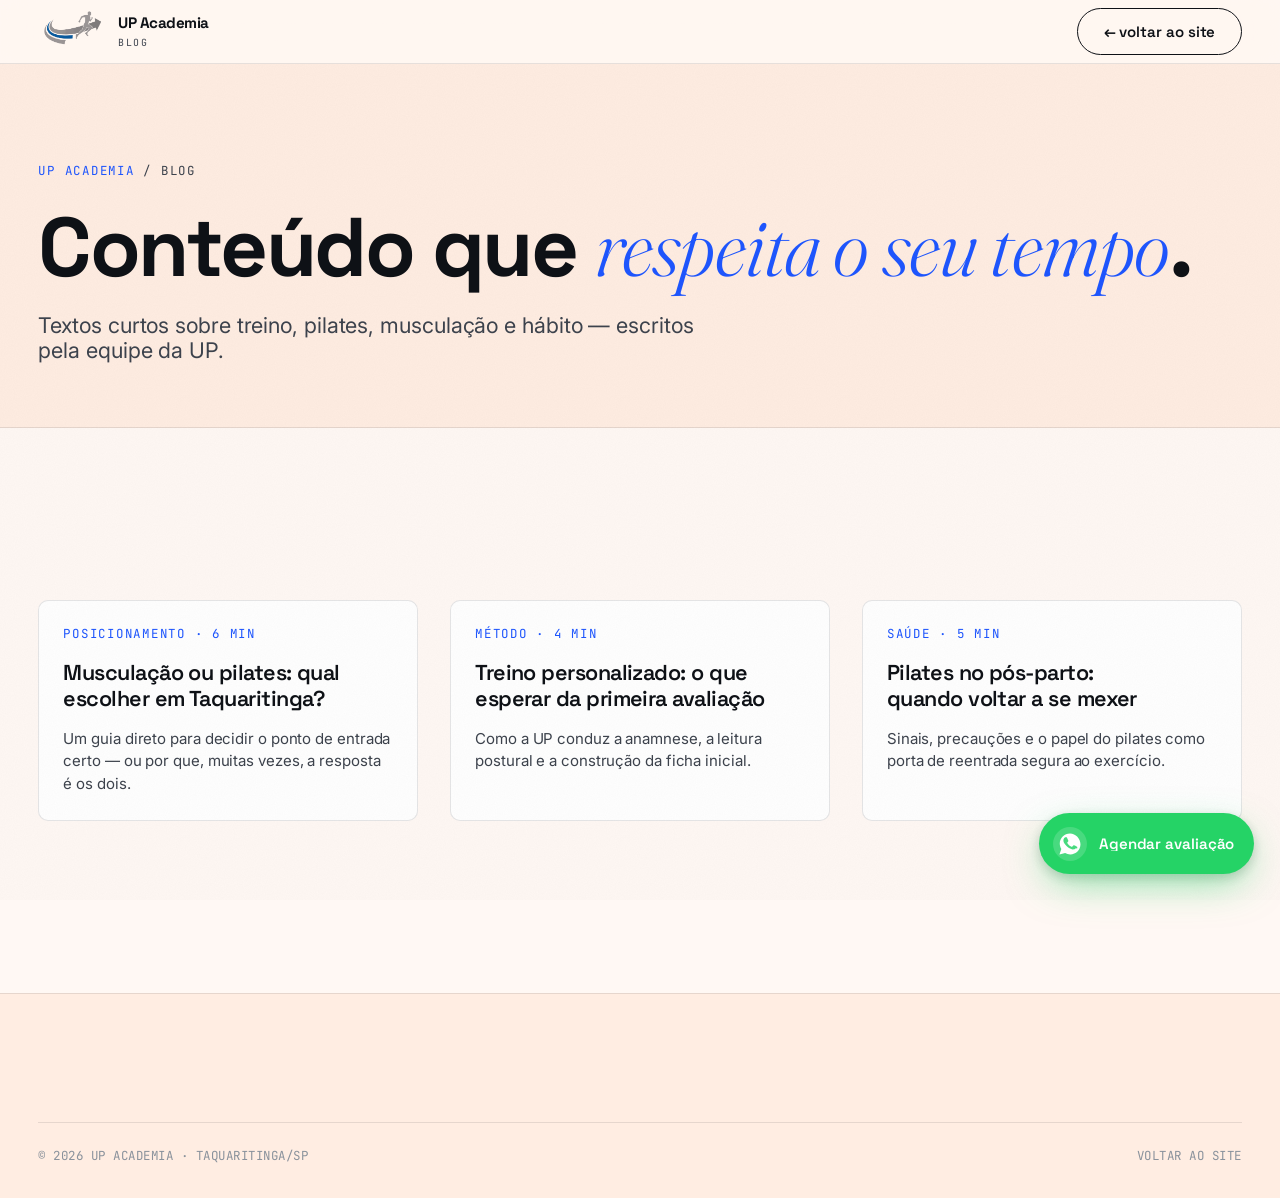
<file: blog/index.html>
<!doctype html>
<html lang="pt-BR">
<head>
  <meta charset="utf-8"/>
  <meta name="viewport" content="width=device-width, initial-scale=1"/>
  <meta name="theme-color" content="#FFFFFF"/>
  <title>Blog UP Academia — Taquaritinga/SP</title>
  <meta name="description" content="Conteúdo sobre treino, pilates, musculação e acompanhamento profissional em Taquaritinga/SP."/>
  <link rel="canonical" href="/blog/"/>
  <meta property="og:type" content="website"/>
  <meta property="og:title" content="Blog UP Academia — Taquaritinga/SP"/>
  <meta property="og:description" content="Textos curtos sobre treino, pilates, musculação e hábito — escritos pela equipe da UP."/>
  <meta property="og:url" content="/blog/"/>
  <meta property="og:image" content="../assets/og/og-image.svg"/>
  <meta property="og:locale" content="pt_BR"/>
  <meta name="twitter:card" content="summary_large_image"/>
  <link rel="icon" type="image/svg+xml" href="../favicon.svg"/>
  <link rel="preconnect" href="https://fonts.googleapis.com"/>
  <link rel="preconnect" href="https://fonts.gstatic.com" crossorigin/>
  <link href="https://fonts.googleapis.com/css2?family=Space+Grotesk:wght@400;500;600;700&family=Inter:wght@400;500;600&family=Fraunces:ital,opsz,wght@0,9..144,300;1,9..144,300;1,9..144,400&family=JetBrains+Mono:wght@400;500&display=swap" rel="stylesheet"/>
  <link rel="stylesheet" href="../css/styles.css"/>
</head>
<body>
  <header class="site-header is-scrolled" role="banner">
    <div class="container header-inner">
      <a href="../" class="brand">
        <img class="brand-mark" src="../assets/img/logo.webp" alt="UP Academia" />
        <span class="brand-text"><span>UP Academia</span><span>Blog</span></span>
      </a>
      <div class="header-actions">
        <a class="btn btn-ghost" href="../">← voltar ao site</a>
      </div>
    </div>
  </header>

  <main>
    <section class="subhero">
      <div class="container">
        <div class="crumbs"><a href="../">UP Academia</a> / Blog</div>
        <h1>Conteúdo que <em>respeita o seu tempo</em>.</h1>
        <p class="sub">Textos curtos sobre treino, pilates, musculação e hábito — escritos pela equipe da UP.</p>
      </div>
    </section>

    <section class="section">
      <div class="container">
        <div class="post-grid">
          <a class="post-card" href="musculacao-ou-pilates.html">
            <span class="kicker">Posicionamento · 6 min</span>
            <h3>Musculação ou pilates: qual escolher em Taquaritinga?</h3>
            <p>Um guia direto para decidir o ponto de entrada certo — ou por que, muitas vezes, a resposta é os dois.</p>
          </a>
          <a class="post-card" href="primeira-avaliacao.html">
            <span class="kicker">Método · 4 min</span>
            <h3>Treino personalizado: o que esperar da primeira avaliação</h3>
            <p>Como a UP conduz a anamnese, a leitura postural e a construção da ficha inicial.</p>
          </a>
          <a class="post-card" href="pilates-pos-parto.html">
            <span class="kicker">Saúde · 5 min</span>
            <h3>Pilates no pós-parto: quando voltar a se mexer</h3>
            <p>Sinais, precauções e o papel do pilates como porta de reentrada segura ao exercício.</p>
          </a>
        </div>
      </div>
    </section>
  </main>

  <footer class="site-footer">
    <div class="container">
      <div class="footer-bottom">
        <span>© <span data-year>2026</span> UP Academia · Taquaritinga/SP</span>
        <a href="../">voltar ao site</a>
      </div>
    </div>
  </footer>
  <script>document.querySelector("[data-year]").textContent = new Date().getFullYear();</script>
  <script type="module" src="../js/fab.js"></script>
</body>
</html>
</file>
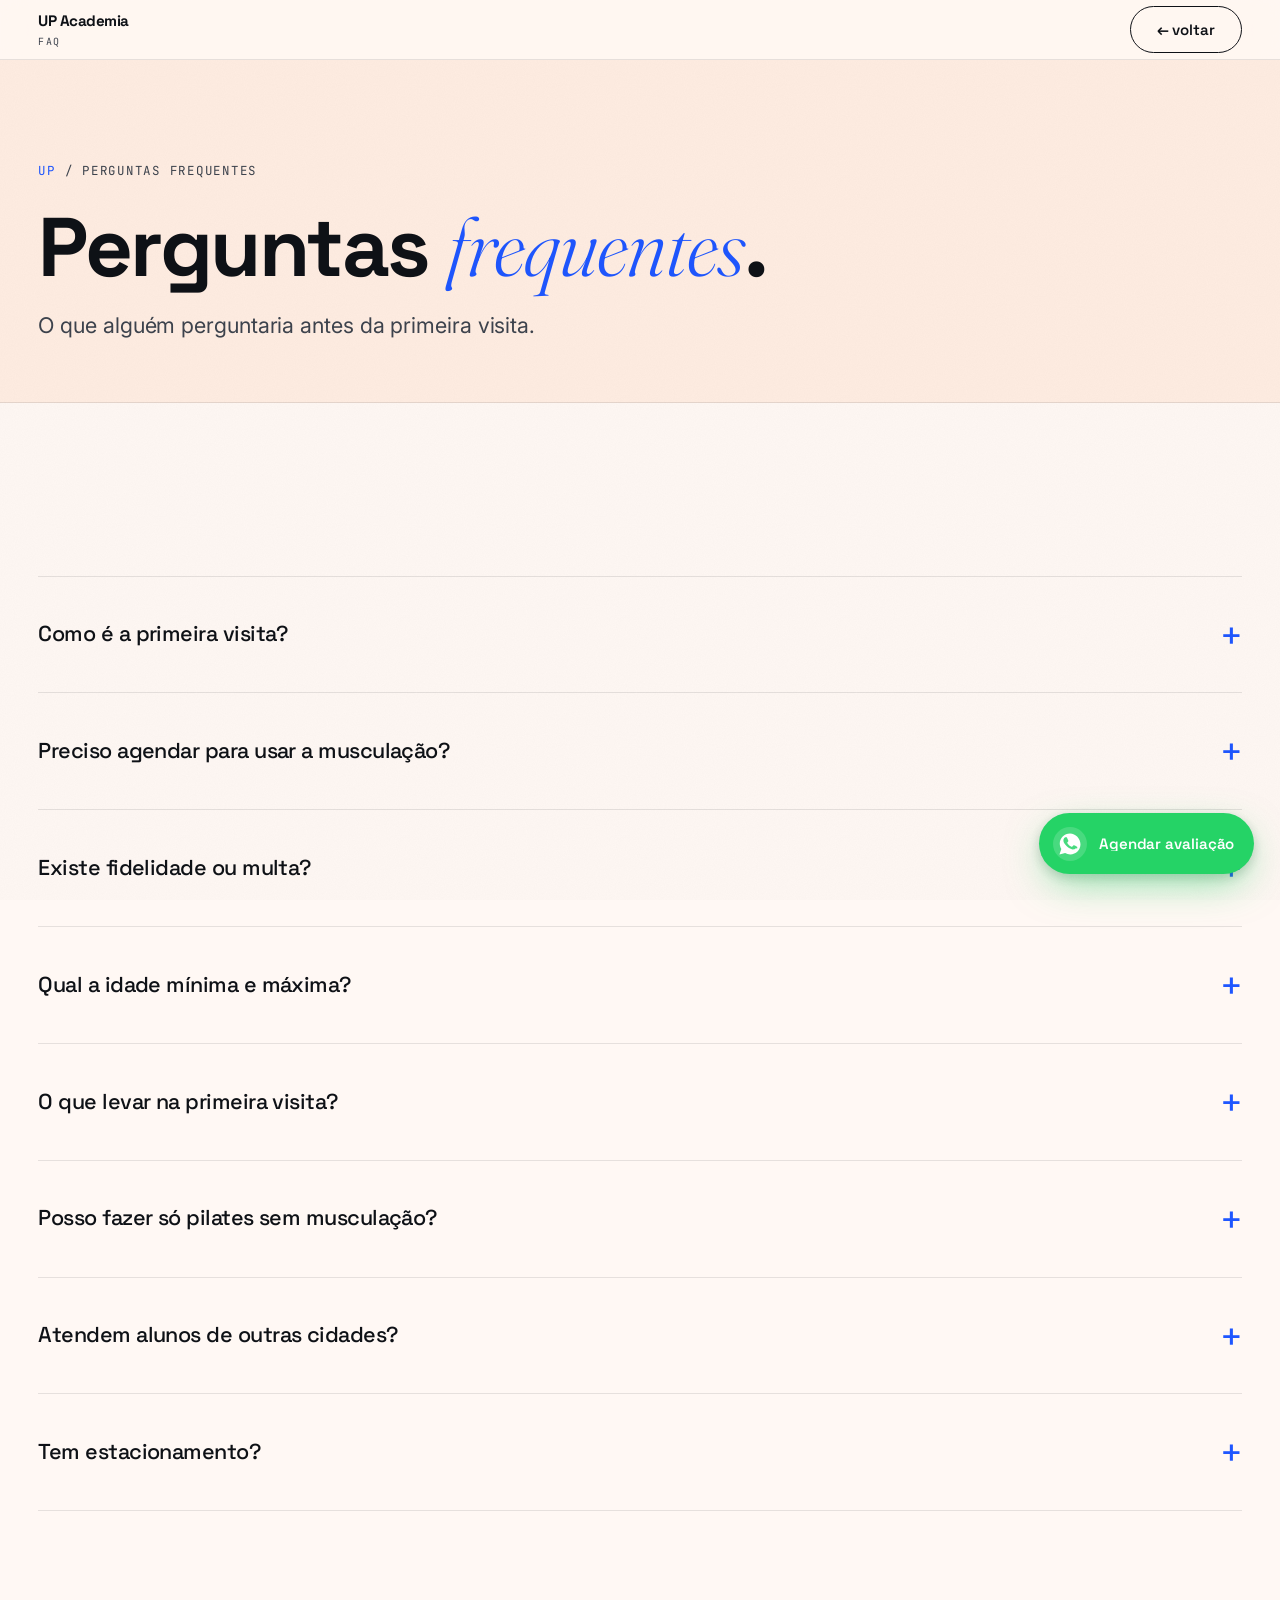
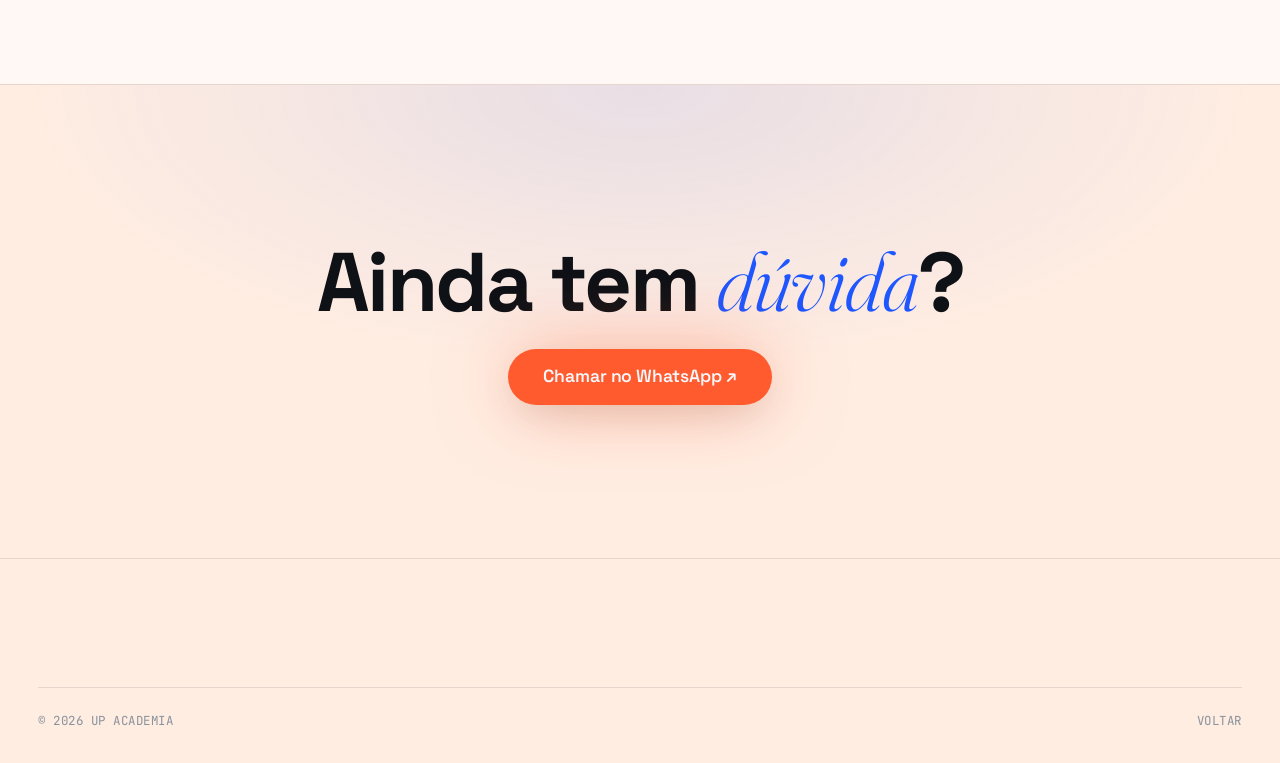
<file: faq.html>
<!doctype html>
<html lang="pt-BR">
<head>
  <meta charset="utf-8"/>
  <meta name="viewport" content="width=device-width, initial-scale=1"/>
  <title>Perguntas frequentes — UP Academia Taquaritinga</title>
  <meta name="description" content="Dúvidas sobre primeira visita, planos, fidelidade, idade, estacionamento e atendimento na UP Academia."/>
  <link rel="icon" type="image/svg+xml" href="favicon.svg"/>
  <link rel="preconnect" href="https://fonts.googleapis.com"/>
  <link rel="preconnect" href="https://fonts.gstatic.com" crossorigin/>
  <link href="https://fonts.googleapis.com/css2?family=Space+Grotesk:wght@400;500;600;700&family=Inter:wght@400;500;600&family=Fraunces:ital,opsz,wght@0,9..144,300;1,9..144,300;1,9..144,400&family=JetBrains+Mono:wght@400;500&display=swap" rel="stylesheet"/>
  <link rel="stylesheet" href="css/styles.css"/>
  <link rel="canonical" href="/faq.html"/>
  <script type="application/ld+json">
  {"@context":"https://schema.org","@type":"BreadcrumbList","itemListElement":[
    {"@type":"ListItem","position":1,"name":"UP Academia","item":"/"},
    {"@type":"ListItem","position":2,"name":"FAQ","item":"/faq.html"}
  ]}
  </script>

  <script type="application/ld+json">
  {
    "@context": "https://schema.org",
    "@type": "FAQPage",
    "mainEntity": [
      { "@type": "Question", "name": "Como é a primeira visita?", "acceptedAnswer": { "@type": "Answer", "text": "Sem compromisso. Você conhece a estrutura, conversa com os profissionais e, se quiser, faz uma avaliação inicial gratuita." } },
      { "@type": "Question", "name": "Preciso agendar para usar a musculação?", "acceptedAnswer": { "@type": "Answer", "text": "Não para musculação no horário normal. Para avaliação e pilates em grupo, sim." } },
      { "@type": "Question", "name": "Existe fidelidade ou multa?", "acceptedAnswer": { "@type": "Answer", "text": "Não. Plano mensal livre de multa, pode ser pausado com aviso prévio." } },
      { "@type": "Question", "name": "Qual a idade mínima e máxima?", "acceptedAnswer": { "@type": "Answer", "text": "A partir de 14 anos com autorização. Não há idade máxima." } },
      { "@type": "Question", "name": "O que levar na primeira visita?", "acceptedAnswer": { "@type": "Answer", "text": "Roupa confortável, tênis e uma toalha pequena." } },
      { "@type": "Question", "name": "Posso fazer só pilates sem musculação?", "acceptedAnswer": { "@type": "Answer", "text": "Sim. Cada modalidade tem pacote próprio." } },
      { "@type": "Question", "name": "Atendem alunos de outras cidades?", "acceptedAnswer": { "@type": "Answer", "text": "Sim — Cândido Rodrigues, Santa Ernestina, Dobrada, Matão e Itápolis." } },
      { "@type": "Question", "name": "Tem estacionamento?", "acceptedAnswer": { "@type": "Answer", "text": "Estacionamento na via, com boa rotatividade. Dois minutos do centro." } }
    ]
  }
  </script>
</head>
<body>
  <header class="site-header is-scrolled">
    <div class="container header-inner">
      <a href="/" class="brand"><span class="brand-text"><span>UP Academia</span><span>FAQ</span></span></a>
      <div class="header-actions"><a class="btn btn-ghost" href="/">← voltar</a></div>
    </div>
  </header>

  <main>
    <section class="subhero">
      <div class="container">
        <div class="crumbs"><a href="/">UP</a> / Perguntas frequentes</div>
        <h1>Perguntas <em>frequentes</em>.</h1>
        <p class="sub">O que alguém perguntaria antes da primeira visita.</p>
      </div>
    </section>

    <section class="section">
      <div class="container">
        <div class="faq-list">
          <details class="faq-item"><summary>Como é a primeira visita?</summary><div class="faq-body">Sem compromisso. Você conhece a estrutura, conversa com os profissionais e, se quiser, faz uma avaliação inicial gratuita. Dura entre 30 e 45 minutos.</div></details>
          <details class="faq-item"><summary>Preciso agendar para usar a musculação?</summary><div class="faq-body">Não é necessário agendar para o horário normal de musculação. Para a avaliação inicial e para o pilates em grupo reduzido, sim.</div></details>
          <details class="faq-item"><summary>Existe fidelidade ou multa?</summary><div class="faq-body">Não trabalhamos com fidelidade. O plano é mensal, livre de multa, e pode ser pausado mediante aviso prévio.</div></details>
          <details class="faq-item"><summary>Qual a idade mínima e máxima?</summary><div class="faq-body">A partir de 14 anos com autorização dos responsáveis. Não há idade máxima — temos alunos acima dos 60 com programa próprio.</div></details>
          <details class="faq-item"><summary>O que levar na primeira visita?</summary><div class="faq-body">Roupa confortável, tênis adequado e uma toalha pequena. Vestiário completo com água disponível.</div></details>
          <details class="faq-item"><summary>Posso fazer só pilates sem musculação?</summary><div class="faq-body">Sim. Cada modalidade tem pacote próprio. O pilates funciona isolado — inclusive para pós-parto e reabilitação.</div></details>
          <details class="faq-item"><summary>Atendem alunos de outras cidades?</summary><div class="faq-body">Sim. Recebemos alunos de Cândido Rodrigues, Santa Ernestina, Dobrada, Matão e Itápolis.</div></details>
          <details class="faq-item"><summary>Tem estacionamento?</summary><div class="faq-body">Estacionamento na via, com boa rotatividade. Dois minutos a pé do centro de Taquaritinga.</div></details>
        </div>
      </div>
    </section>

    <section class="cta-final">
      <div class="container">
        <h2>Ainda tem <em>dúvida</em>?</h2>
        <a class="btn btn-primary btn-lg" href="https://wa.me/5516996151525?text=Ol%C3%A1!%20Tenho%20uma%20d%C3%BAvida%20sobre%20a%20UP." target="_blank" rel="noopener">Chamar no WhatsApp ↗</a>
      </div>
    </section>
  </main>

  <footer class="site-footer"><div class="container"><div class="footer-bottom"><span>© <span data-year>2026</span> UP Academia</span><a href="/">voltar</a></div></div></footer>
  <script>document.querySelector("[data-year]").textContent = new Date().getFullYear();</script>
  <script type="module" src="js/fab.js"></script>
</body>
</html>
</file>
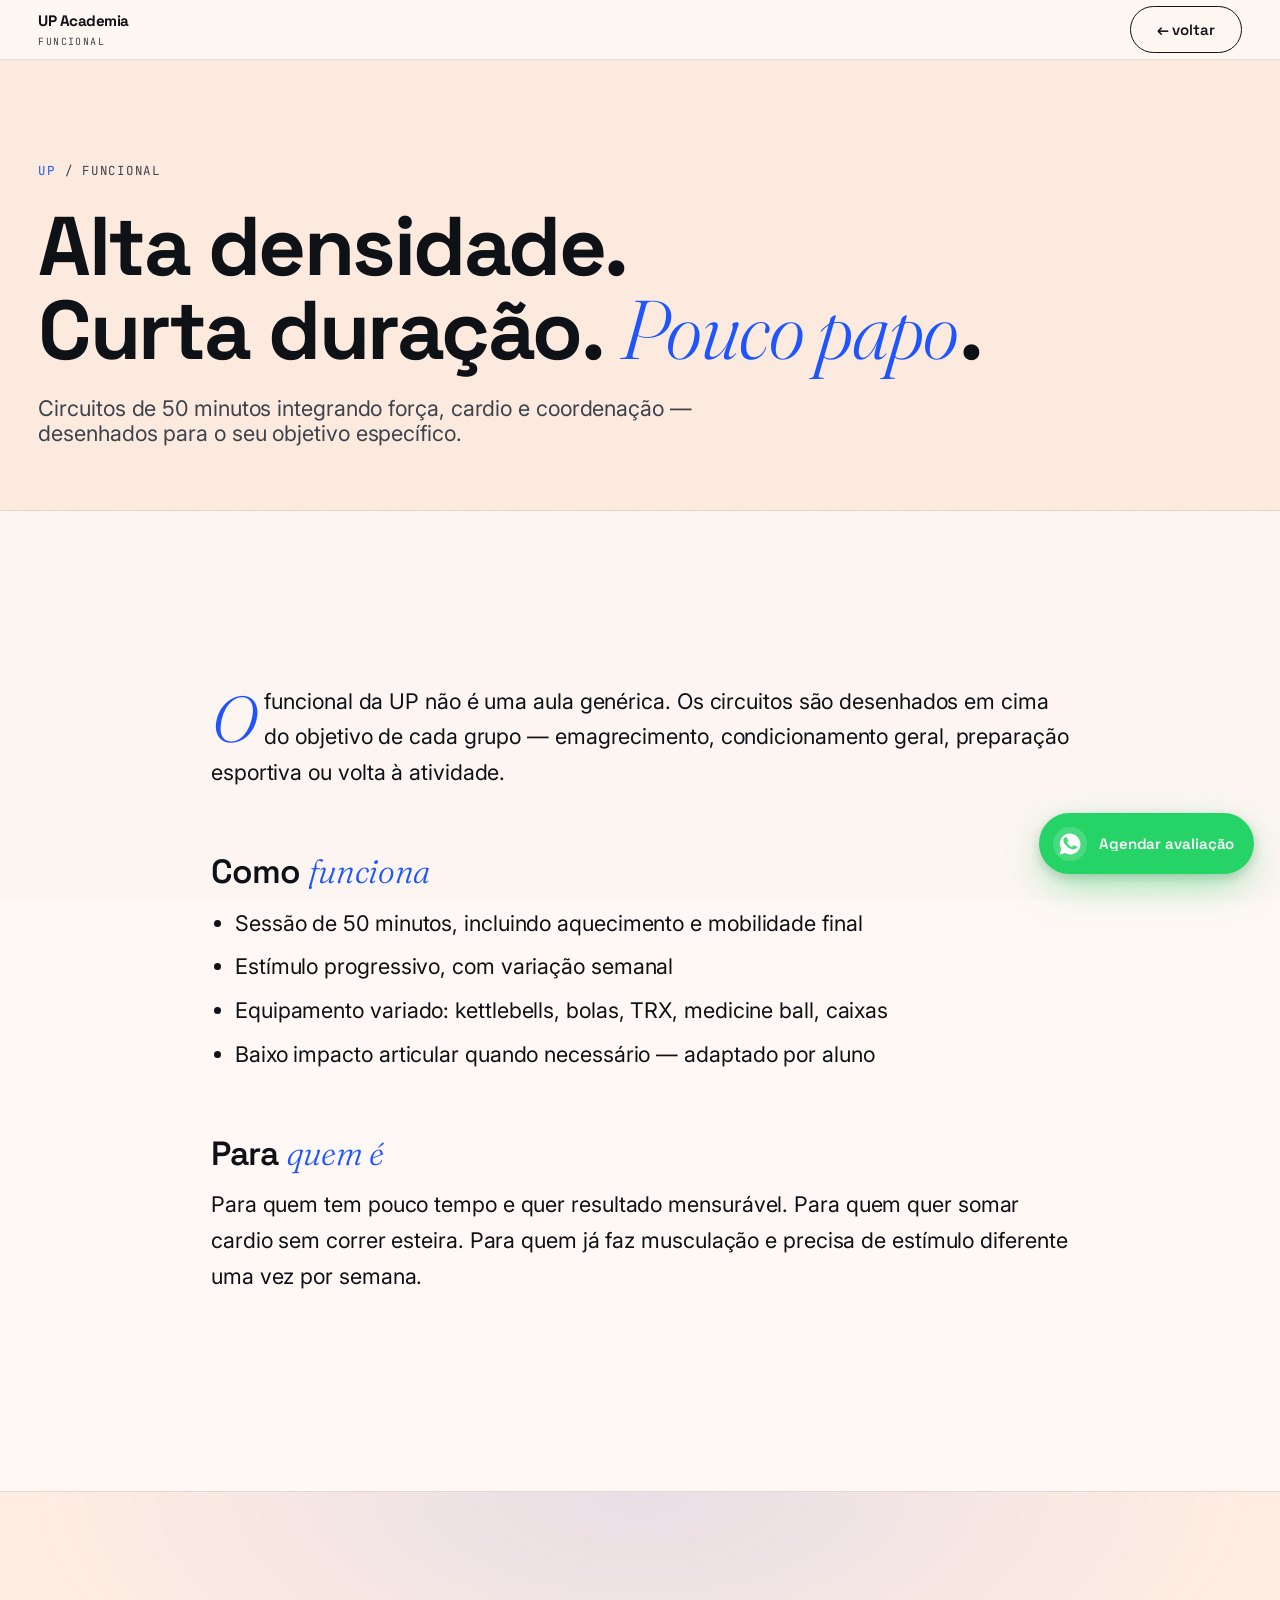
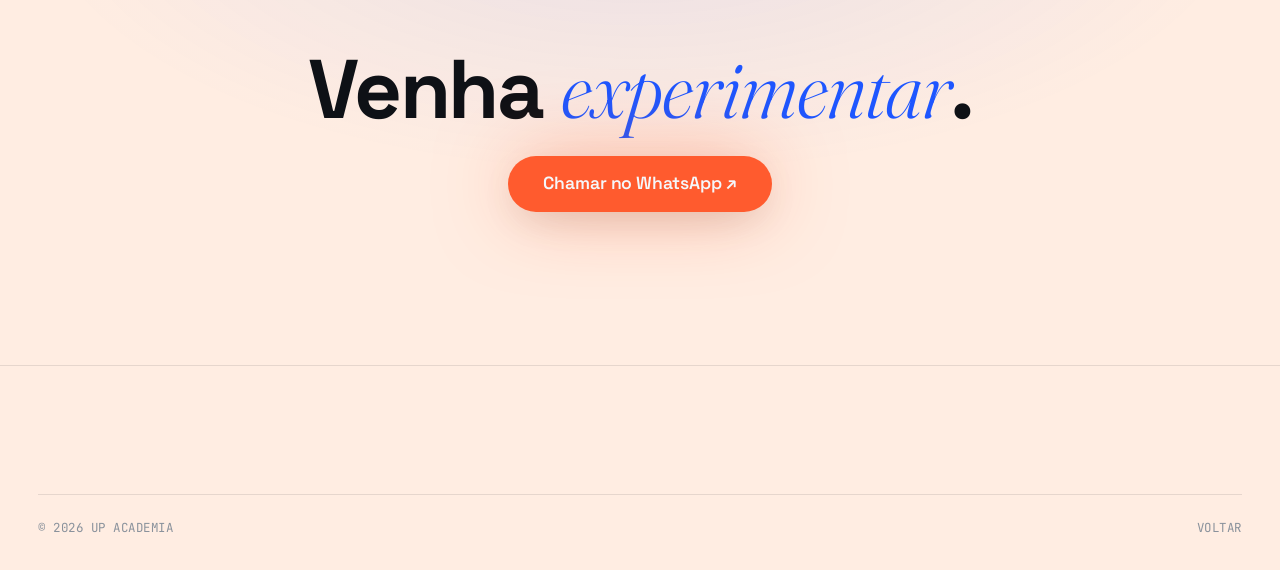
<file: funcional.html>
<!doctype html>
<html lang="pt-BR">
<head>
  <meta charset="utf-8"/>
  <meta name="viewport" content="width=device-width, initial-scale=1"/>
  <title>Treino funcional em Taquaritinga — UP Academia</title>
  <meta name="description" content="Circuitos funcionais de 50 minutos integrando força, cardio e coordenação. Em Taquaritinga, na UP Academia."/>
  <link rel="icon" type="image/svg+xml" href="favicon.svg"/>
  <link rel="preconnect" href="https://fonts.googleapis.com"/>
  <link rel="preconnect" href="https://fonts.gstatic.com" crossorigin/>
  <link href="https://fonts.googleapis.com/css2?family=Space+Grotesk:wght@400;500;600;700&family=Inter:wght@400;500;600&family=Fraunces:ital,opsz,wght@0,9..144,300;1,9..144,300;1,9..144,400&family=JetBrains+Mono:wght@400;500&display=swap" rel="stylesheet"/>
  <link rel="stylesheet" href="css/styles.css"/>
  <link rel="canonical" href="/funcional.html"/>
  <script type="application/ld+json">
  {"@context":"https://schema.org","@type":"BreadcrumbList","itemListElement":[
    {"@type":"ListItem","position":1,"name":"UP Academia","item":"/"},
    {"@type":"ListItem","position":2,"name":"Funcional","item":"/funcional.html"}
  ]}
  </script>
</head>
<body>
  <header class="site-header is-scrolled">
    <div class="container header-inner">
      <a href="/" class="brand"><span class="brand-text"><span>UP Academia</span><span>Funcional</span></span></a>
      <div class="header-actions"><a class="btn btn-ghost" href="/">← voltar</a></div>
    </div>
  </header>

  <main>
    <section class="subhero">
      <div class="container">
        <div class="crumbs"><a href="/">UP</a> / Funcional</div>
        <h1>Alta densidade.<br/>Curta duração. <em>Pouco papo</em>.</h1>
        <p class="sub">Circuitos de 50 minutos integrando força, cardio e coordenação — desenhados para o seu objetivo específico.</p>
      </div>
    </section>

    <section class="article">
      <div class="container">
        <div class="article-body">
          <p>O funcional da UP não é uma aula genérica. Os circuitos são desenhados em cima do objetivo de cada grupo — emagrecimento, condicionamento geral, preparação esportiva ou volta à atividade.</p>

          <h2>Como <em>funciona</em></h2>
          <ul>
            <li>Sessão de 50 minutos, incluindo aquecimento e mobilidade final</li>
            <li>Estímulo progressivo, com variação semanal</li>
            <li>Equipamento variado: kettlebells, bolas, TRX, medicine ball, caixas</li>
            <li>Baixo impacto articular quando necessário — adaptado por aluno</li>
          </ul>

          <h2>Para <em>quem é</em></h2>
          <p>Para quem tem pouco tempo e quer resultado mensurável. Para quem quer somar cardio sem correr esteira. Para quem já faz musculação e precisa de estímulo diferente uma vez por semana.</p>
        </div>
      </div>
    </section>

    <section class="cta-final">
      <div class="container">
        <h2>Venha <em>experimentar</em>.</h2>
        <a class="btn btn-primary btn-lg" href="https://wa.me/5516996151525?text=Ol%C3%A1!%20Quero%20fazer%20uma%20aula%20de%20funcional%20na%20UP." target="_blank" rel="noopener">Chamar no WhatsApp ↗</a>
      </div>
    </section>
  </main>

  <footer class="site-footer"><div class="container"><div class="footer-bottom"><span>© <span data-year>2026</span> UP Academia</span><a href="/">voltar</a></div></div></footer>
  <script>document.querySelector("[data-year]").textContent = new Date().getFullYear();</script>
  <script type="module" src="js/fab.js"></script>
</body>
</html>
</file>
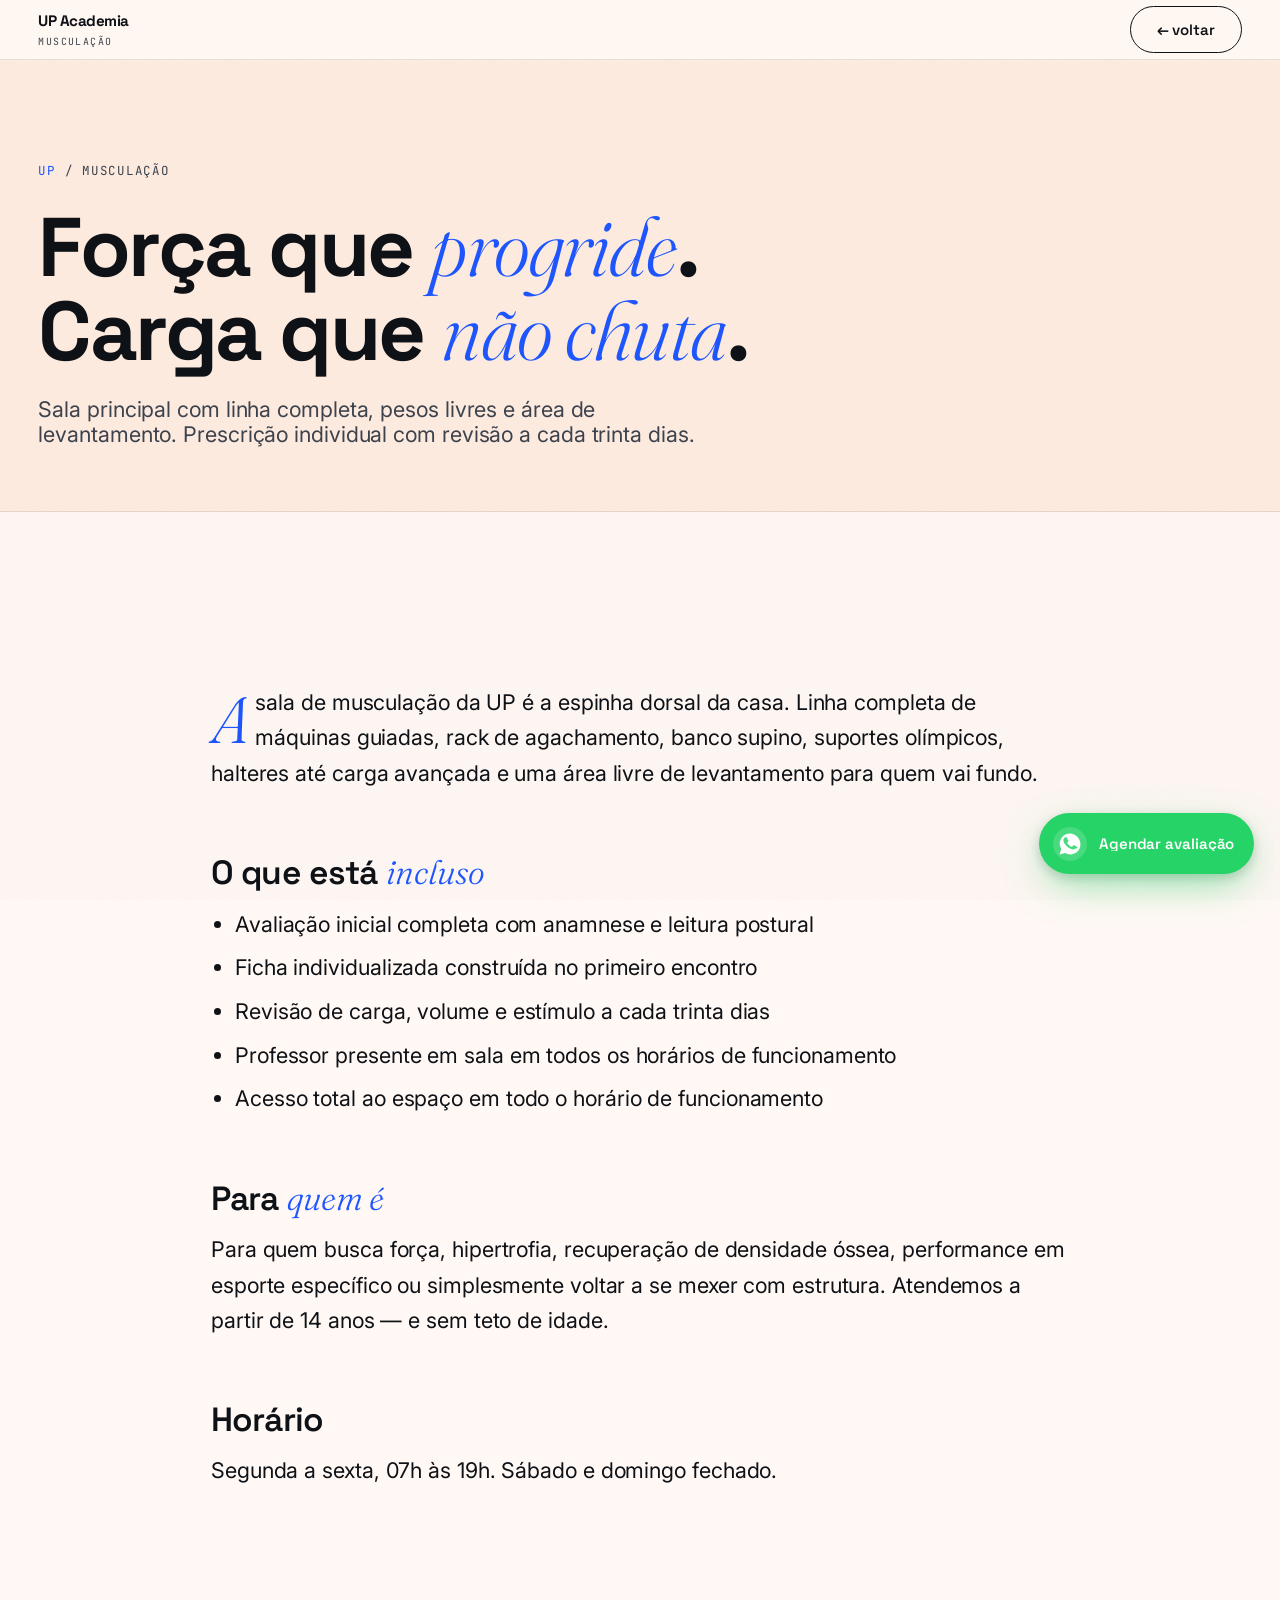
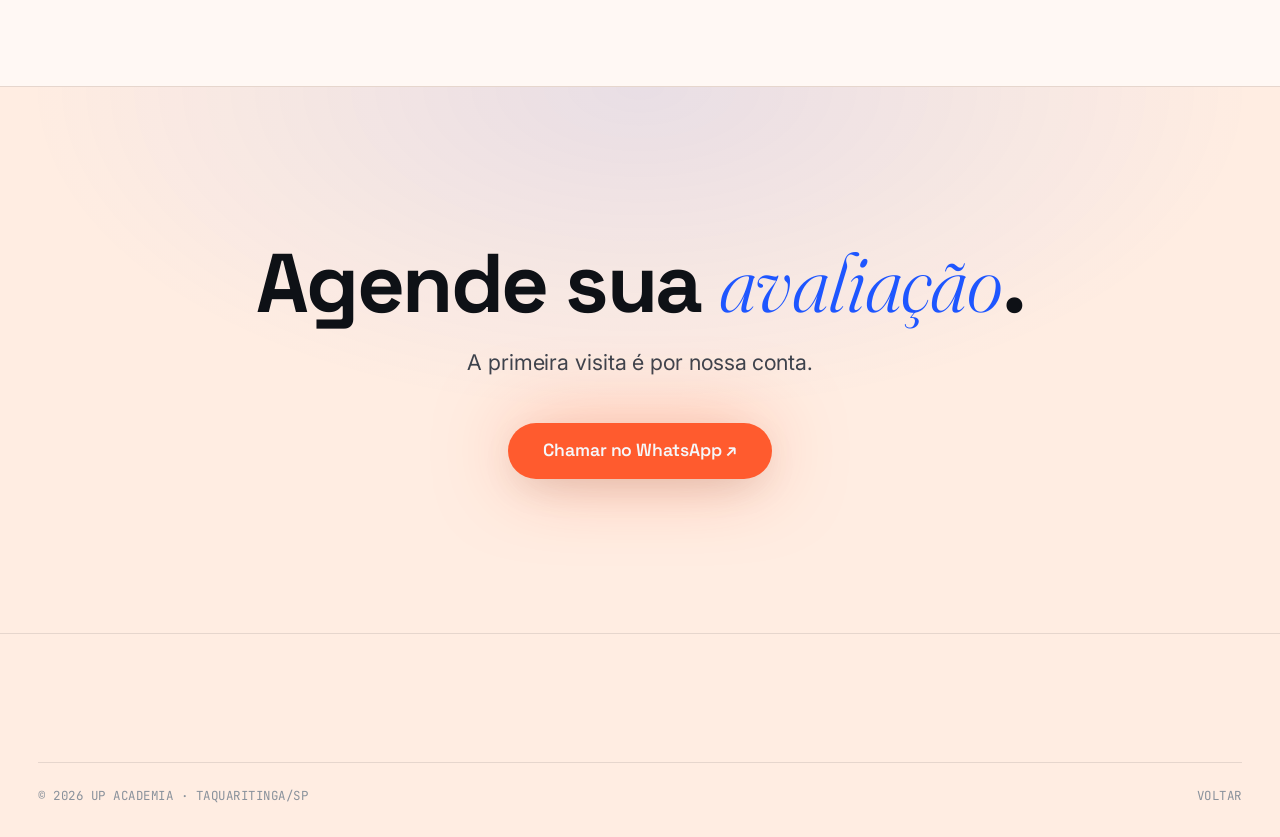
<file: musculacao.html>
<!doctype html>
<html lang="pt-BR">
<head>
  <meta charset="utf-8"/>
  <meta name="viewport" content="width=device-width, initial-scale=1"/>
  <title>Musculação em Taquaritinga — UP Academia</title>
  <meta name="description" content="Sala de musculação com linha completa, prescrição individual e revisão mensal. Em Taquaritinga, na Av. Ernesto Salvagni, 296."/>
  <link rel="icon" type="image/svg+xml" href="favicon.svg"/>
  <link rel="preconnect" href="https://fonts.googleapis.com"/>
  <link rel="preconnect" href="https://fonts.gstatic.com" crossorigin/>
  <link href="https://fonts.googleapis.com/css2?family=Space+Grotesk:wght@400;500;600;700&family=Inter:wght@400;500;600&family=Fraunces:ital,opsz,wght@0,9..144,300;1,9..144,300;1,9..144,400&family=JetBrains+Mono:wght@400;500&display=swap" rel="stylesheet"/>
  <link rel="stylesheet" href="css/styles.css"/>
  <link rel="canonical" href="/musculacao.html"/>
  <script type="application/ld+json">
  {"@context":"https://schema.org","@type":"BreadcrumbList","itemListElement":[
    {"@type":"ListItem","position":1,"name":"UP Academia","item":"/"},
    {"@type":"ListItem","position":2,"name":"Musculação","item":"/musculacao.html"}
  ]}
  </script>
</head>
<body>
  <header class="site-header is-scrolled">
    <div class="container header-inner">
      <a href="/" class="brand"><span class="brand-text"><span>UP Academia</span><span>Musculação</span></span></a>
      <div class="header-actions"><a class="btn btn-ghost" href="/">← voltar</a></div>
    </div>
  </header>

  <main>
    <section class="subhero">
      <div class="container">
        <div class="crumbs"><a href="/">UP</a> / Musculação</div>
        <h1>Força que <em>progride</em>.<br/>Carga que <em>não chuta</em>.</h1>
        <p class="sub">Sala principal com linha completa, pesos livres e área de levantamento. Prescrição individual com revisão a cada trinta dias.</p>
      </div>
    </section>

    <section class="article">
      <div class="container">
        <div class="article-body">
          <p>A sala de musculação da UP é a espinha dorsal da casa. Linha completa de máquinas guiadas, rack de agachamento, banco supino, suportes olímpicos, halteres até carga avançada e uma área livre de levantamento para quem vai fundo.</p>

          <h2>O que está <em>incluso</em></h2>
          <ul>
            <li>Avaliação inicial completa com anamnese e leitura postural</li>
            <li>Ficha individualizada construída no primeiro encontro</li>
            <li>Revisão de carga, volume e estímulo a cada trinta dias</li>
            <li>Professor presente em sala em todos os horários de funcionamento</li>
            <li>Acesso total ao espaço em todo o horário de funcionamento</li>
          </ul>

          <h2>Para <em>quem é</em></h2>
          <p>Para quem busca força, hipertrofia, recuperação de densidade óssea, performance em esporte específico ou simplesmente voltar a se mexer com estrutura. Atendemos a partir de 14 anos — e sem teto de idade.</p>

          <h2>Horário</h2>
          <p>Segunda a sexta, 07h às 19h. Sábado e domingo fechado.</p>
        </div>
      </div>
    </section>

    <section class="cta-final">
      <div class="container">
        <h2>Agende sua <em>avaliação</em>.</h2>
        <p>A primeira visita é por nossa conta.</p>
        <a class="btn btn-primary btn-lg" href="https://wa.me/5516996151525?text=Ol%C3%A1!%20Quero%20conhecer%20a%20musculação%20da%20UP." target="_blank" rel="noopener">Chamar no WhatsApp ↗</a>
      </div>
    </section>
  </main>

  <footer class="site-footer"><div class="container"><div class="footer-bottom"><span>© <span data-year>2026</span> UP Academia · Taquaritinga/SP</span><a href="/">voltar</a></div></div></footer>
  <script>document.querySelector("[data-year]").textContent = new Date().getFullYear();</script>
  <script type="module" src="js/fab.js"></script>
</body>
</html>
</file>
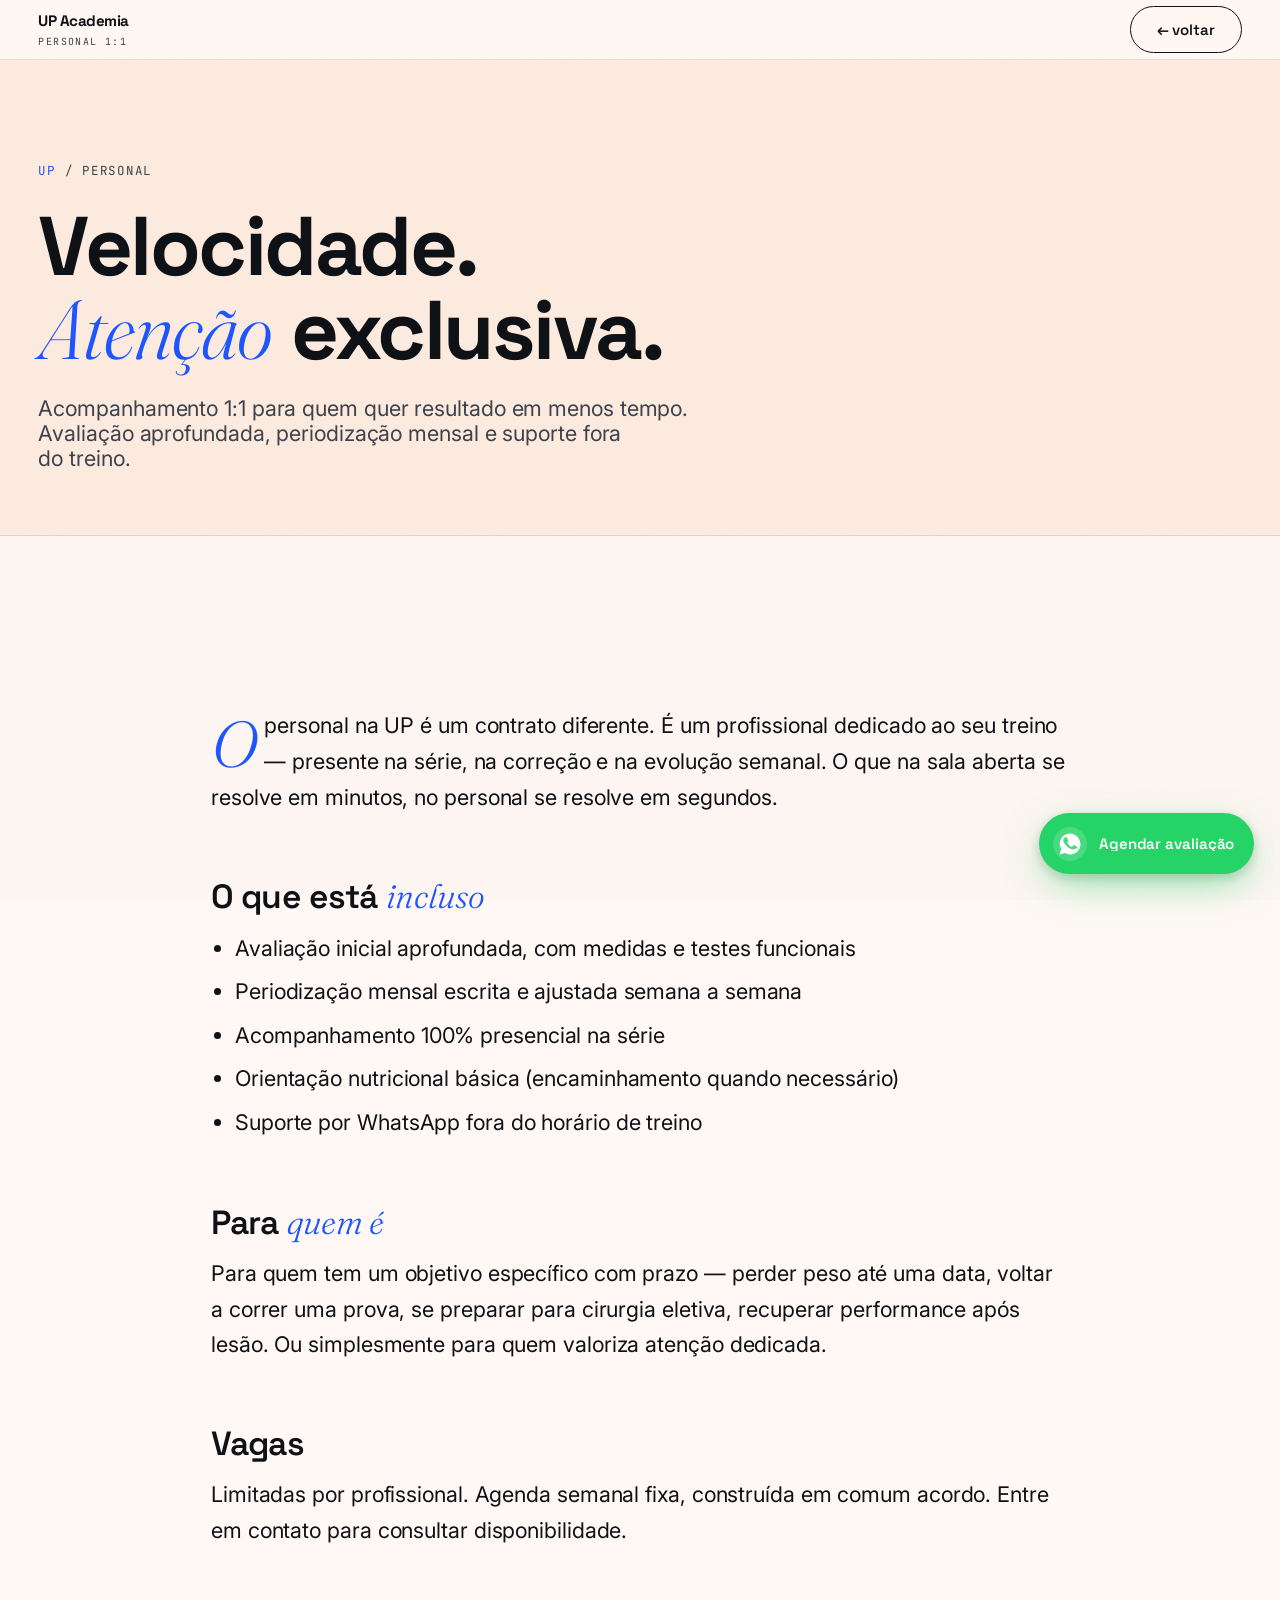
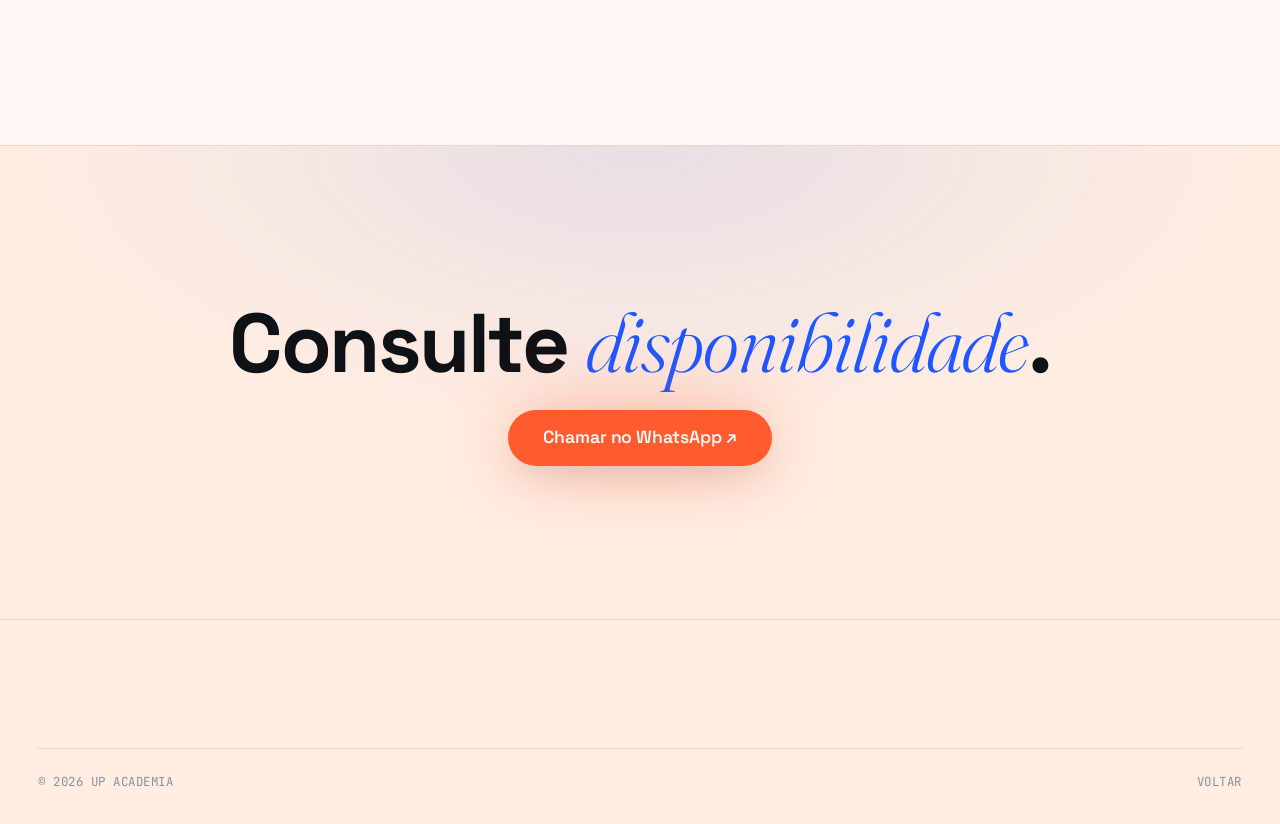
<file: personal.html>
<!doctype html>
<html lang="pt-BR">
<head>
  <meta charset="utf-8"/>
  <meta name="viewport" content="width=device-width, initial-scale=1"/>
  <title>Personal Trainer em Taquaritinga — UP Academia</title>
  <meta name="description" content="Acompanhamento 1:1 com avaliação aprofundada e periodização mensal. Vagas limitadas por profissional."/>
  <link rel="icon" type="image/svg+xml" href="favicon.svg"/>
  <link rel="preconnect" href="https://fonts.googleapis.com"/>
  <link rel="preconnect" href="https://fonts.gstatic.com" crossorigin/>
  <link href="https://fonts.googleapis.com/css2?family=Space+Grotesk:wght@400;500;600;700&family=Inter:wght@400;500;600&family=Fraunces:ital,opsz,wght@0,9..144,300;1,9..144,300;1,9..144,400&family=JetBrains+Mono:wght@400;500&display=swap" rel="stylesheet"/>
  <link rel="stylesheet" href="css/styles.css"/>
  <link rel="canonical" href="/personal.html"/>
  <script type="application/ld+json">
  {"@context":"https://schema.org","@type":"BreadcrumbList","itemListElement":[
    {"@type":"ListItem","position":1,"name":"UP Academia","item":"/"},
    {"@type":"ListItem","position":2,"name":"Personal Trainer","item":"/personal.html"}
  ]}
  </script>
</head>
<body>
  <header class="site-header is-scrolled">
    <div class="container header-inner">
      <a href="/" class="brand"><span class="brand-text"><span>UP Academia</span><span>Personal 1:1</span></span></a>
      <div class="header-actions"><a class="btn btn-ghost" href="/">← voltar</a></div>
    </div>
  </header>

  <main>
    <section class="subhero">
      <div class="container">
        <div class="crumbs"><a href="/">UP</a> / Personal</div>
        <h1>Velocidade.<br/><em>Atenção</em> exclusiva.</h1>
        <p class="sub">Acompanhamento 1:1 para quem quer resultado em menos tempo. Avaliação aprofundada, periodização mensal e suporte fora do treino.</p>
      </div>
    </section>

    <section class="article">
      <div class="container">
        <div class="article-body">
          <p>O personal na UP é um contrato diferente. É um profissional dedicado ao seu treino — presente na série, na correção e na evolução semanal. O que na sala aberta se resolve em minutos, no personal se resolve em segundos.</p>

          <h2>O que está <em>incluso</em></h2>
          <ul>
            <li>Avaliação inicial aprofundada, com medidas e testes funcionais</li>
            <li>Periodização mensal escrita e ajustada semana a semana</li>
            <li>Acompanhamento 100% presencial na série</li>
            <li>Orientação nutricional básica (encaminhamento quando necessário)</li>
            <li>Suporte por WhatsApp fora do horário de treino</li>
          </ul>

          <h2>Para <em>quem é</em></h2>
          <p>Para quem tem um objetivo específico com prazo — perder peso até uma data, voltar a correr uma prova, se preparar para cirurgia eletiva, recuperar performance após lesão. Ou simplesmente para quem valoriza atenção dedicada.</p>

          <h2>Vagas</h2>
          <p>Limitadas por profissional. Agenda semanal fixa, construída em comum acordo. Entre em contato para consultar disponibilidade.</p>
        </div>
      </div>
    </section>

    <section class="cta-final">
      <div class="container">
        <h2>Consulte <em>disponibilidade</em>.</h2>
        <a class="btn btn-primary btn-lg" href="https://wa.me/5516996151525?text=Ol%C3%A1!%20Quero%20consultar%20a%20agenda%20do%20personal%20da%20UP." target="_blank" rel="noopener">Chamar no WhatsApp ↗</a>
      </div>
    </section>
  </main>

  <footer class="site-footer"><div class="container"><div class="footer-bottom"><span>© <span data-year>2026</span> UP Academia</span><a href="/">voltar</a></div></div></footer>
  <script>document.querySelector("[data-year]").textContent = new Date().getFullYear();</script>
  <script type="module" src="js/fab.js"></script>
</body>
</html>
</file>
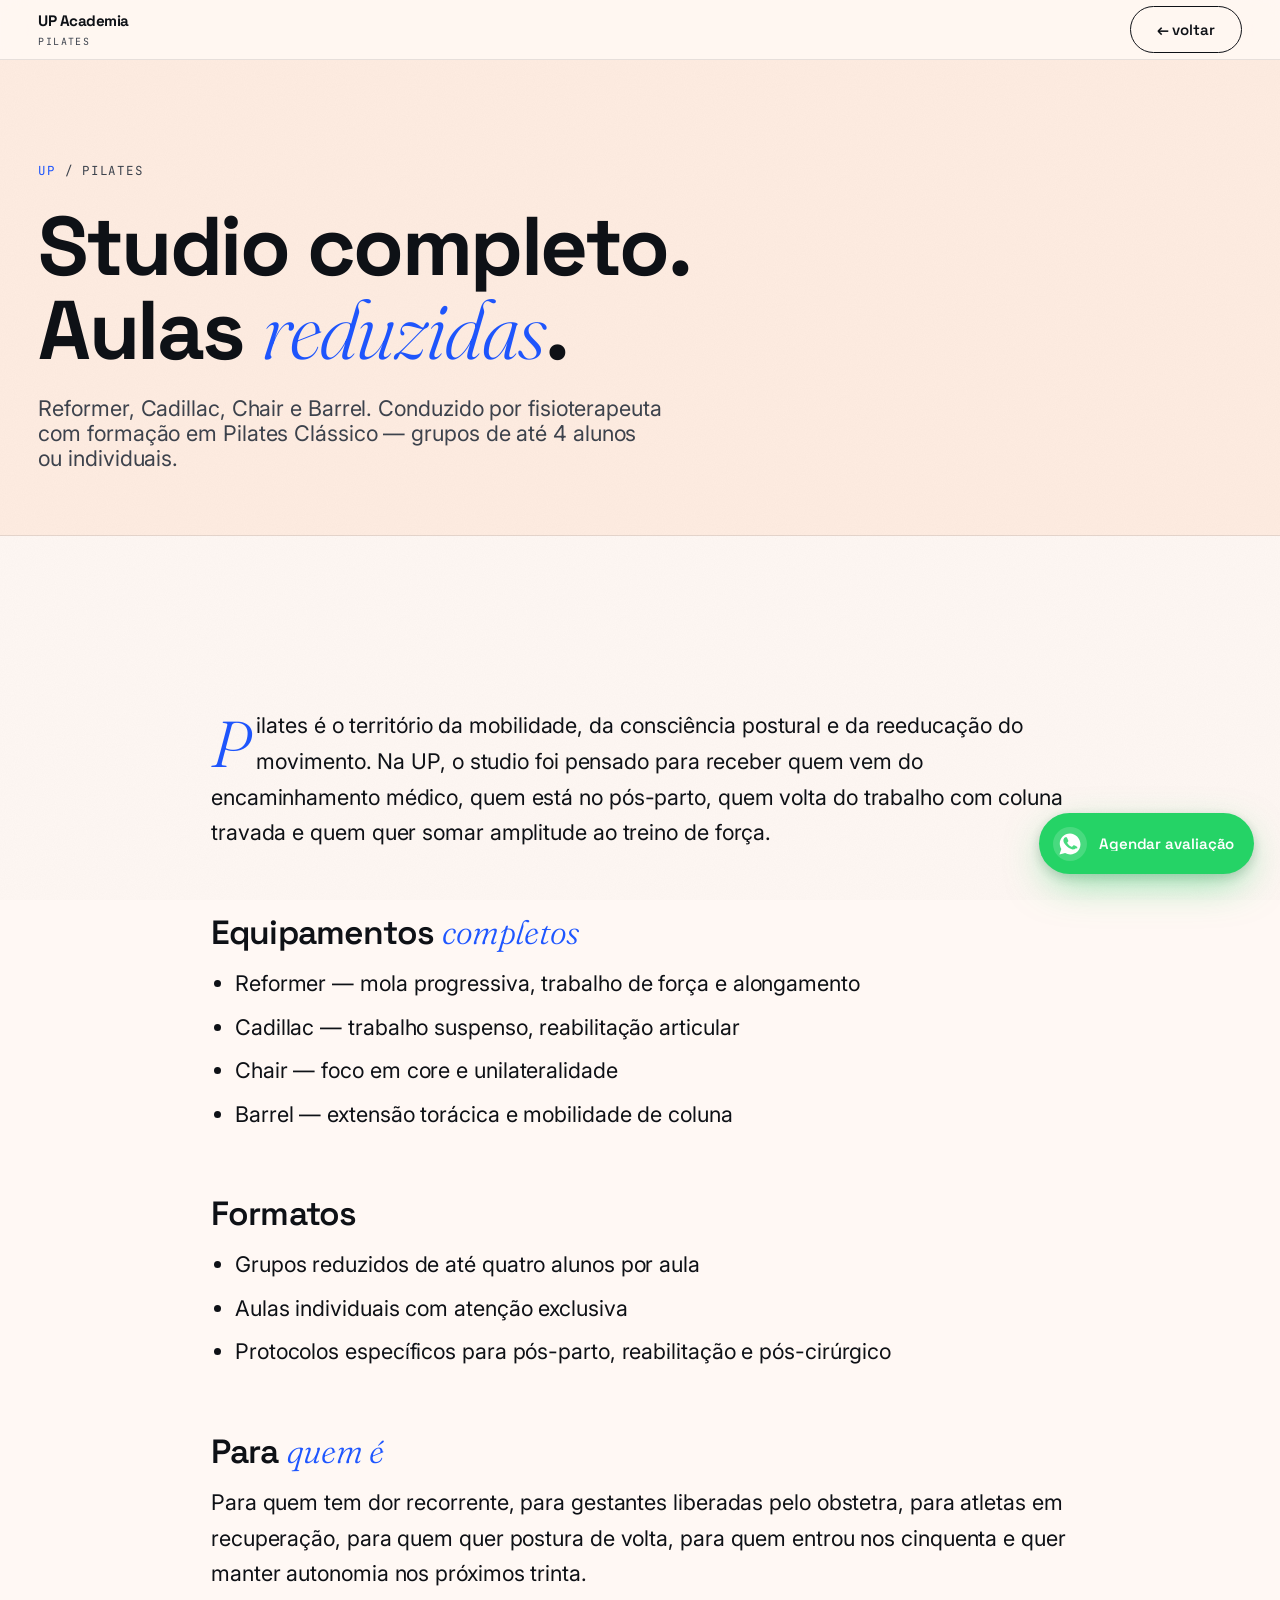
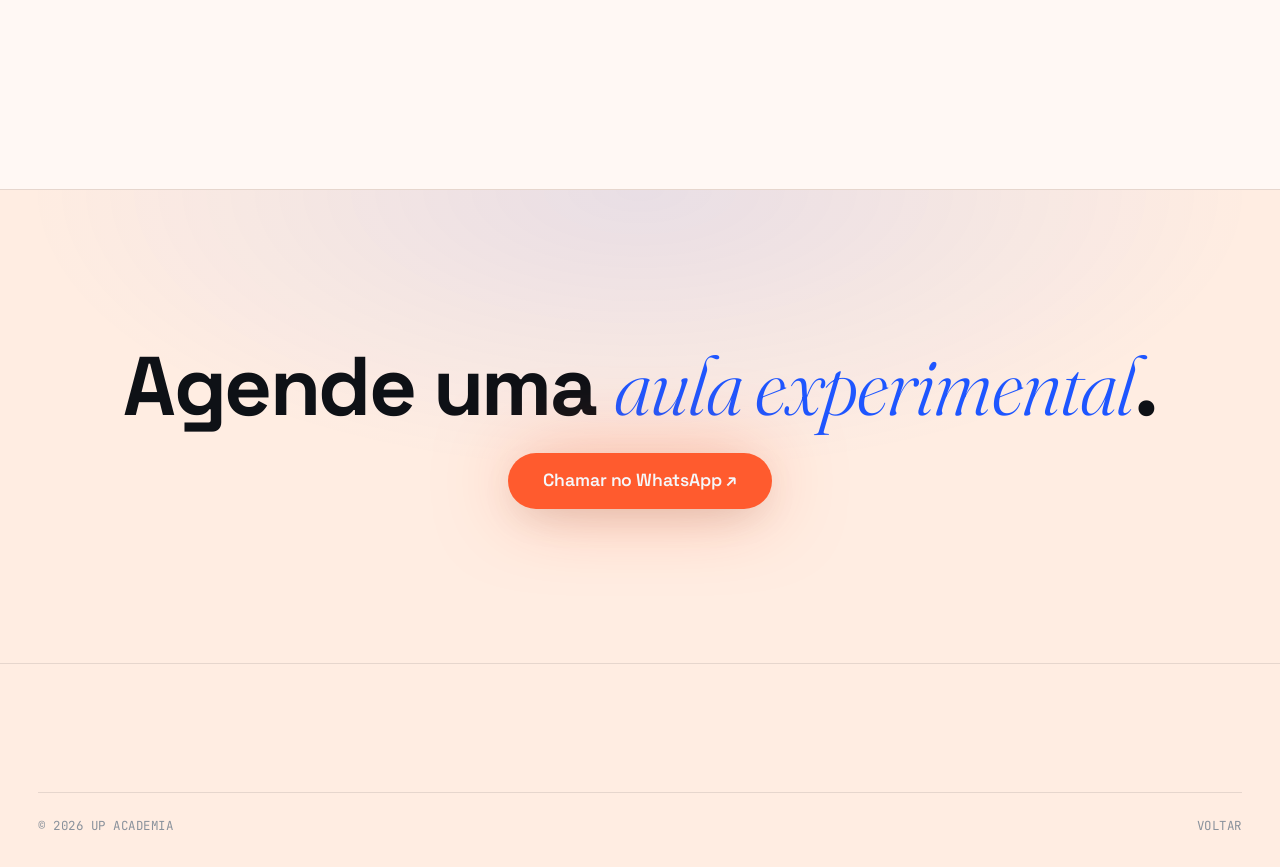
<file: pilates.html>
<!doctype html>
<html lang="pt-BR">
<head>
  <meta charset="utf-8"/>
  <meta name="viewport" content="width=device-width, initial-scale=1"/>
  <title>Pilates em Taquaritinga — UP Academia</title>
  <meta name="description" content="Studio de pilates com Reformer, Cadillac, Chair e Barrel. Grupos de até 4 e aulas individuais, conduzidos por fisioterapeuta certificada."/>
  <link rel="icon" type="image/svg+xml" href="favicon.svg"/>
  <link rel="preconnect" href="https://fonts.googleapis.com"/>
  <link rel="preconnect" href="https://fonts.gstatic.com" crossorigin/>
  <link href="https://fonts.googleapis.com/css2?family=Space+Grotesk:wght@400;500;600;700&family=Inter:wght@400;500;600&family=Fraunces:ital,opsz,wght@0,9..144,300;1,9..144,300;1,9..144,400&family=JetBrains+Mono:wght@400;500&display=swap" rel="stylesheet"/>
  <link rel="stylesheet" href="css/styles.css"/>
  <link rel="canonical" href="/pilates.html"/>
  <script type="application/ld+json">
  {"@context":"https://schema.org","@type":"BreadcrumbList","itemListElement":[
    {"@type":"ListItem","position":1,"name":"UP Academia","item":"/"},
    {"@type":"ListItem","position":2,"name":"Pilates","item":"/pilates.html"}
  ]}
  </script>
</head>
<body>
  <header class="site-header is-scrolled">
    <div class="container header-inner">
      <a href="/" class="brand"><span class="brand-text"><span>UP Academia</span><span>Pilates</span></span></a>
      <div class="header-actions"><a class="btn btn-ghost" href="/">← voltar</a></div>
    </div>
  </header>

  <main>
    <section class="subhero">
      <div class="container">
        <div class="crumbs"><a href="/">UP</a> / Pilates</div>
        <h1>Studio completo.<br/>Aulas <em>reduzidas</em>.</h1>
        <p class="sub">Reformer, Cadillac, Chair e Barrel. Conduzido por fisioterapeuta com formação em Pilates Clássico — grupos de até 4 alunos ou individuais.</p>
      </div>
    </section>

    <section class="article">
      <div class="container">
        <div class="article-body">
          <p>Pilates é o território da mobilidade, da consciência postural e da reeducação do movimento. Na UP, o studio foi pensado para receber quem vem do encaminhamento médico, quem está no pós-parto, quem volta do trabalho com coluna travada e quem quer somar amplitude ao treino de força.</p>

          <h2>Equipamentos <em>completos</em></h2>
          <ul>
            <li>Reformer — mola progressiva, trabalho de força e alongamento</li>
            <li>Cadillac — trabalho suspenso, reabilitação articular</li>
            <li>Chair — foco em core e unilateralidade</li>
            <li>Barrel — extensão torácica e mobilidade de coluna</li>
          </ul>

          <h2>Formatos</h2>
          <ul>
            <li>Grupos reduzidos de até quatro alunos por aula</li>
            <li>Aulas individuais com atenção exclusiva</li>
            <li>Protocolos específicos para pós-parto, reabilitação e pós-cirúrgico</li>
          </ul>

          <h2>Para <em>quem é</em></h2>
          <p>Para quem tem dor recorrente, para gestantes liberadas pelo obstetra, para atletas em recuperação, para quem quer postura de volta, para quem entrou nos cinquenta e quer manter autonomia nos próximos trinta.</p>
        </div>
      </div>
    </section>

    <section class="cta-final">
      <div class="container">
        <h2>Agende uma <em>aula experimental</em>.</h2>
        <a class="btn btn-primary btn-lg" href="https://wa.me/5516996151525?text=Ol%C3%A1!%20Quero%20fazer%20uma%20aula%20experimental%20de%20pilates%20na%20UP." target="_blank" rel="noopener">Chamar no WhatsApp ↗</a>
      </div>
    </section>
  </main>

  <footer class="site-footer"><div class="container"><div class="footer-bottom"><span>© <span data-year>2026</span> UP Academia</span><a href="/">voltar</a></div></div></footer>
  <script>document.querySelector("[data-year]").textContent = new Date().getFullYear();</script>
  <script type="module" src="js/fab.js"></script>
</body>
</html>
</file>
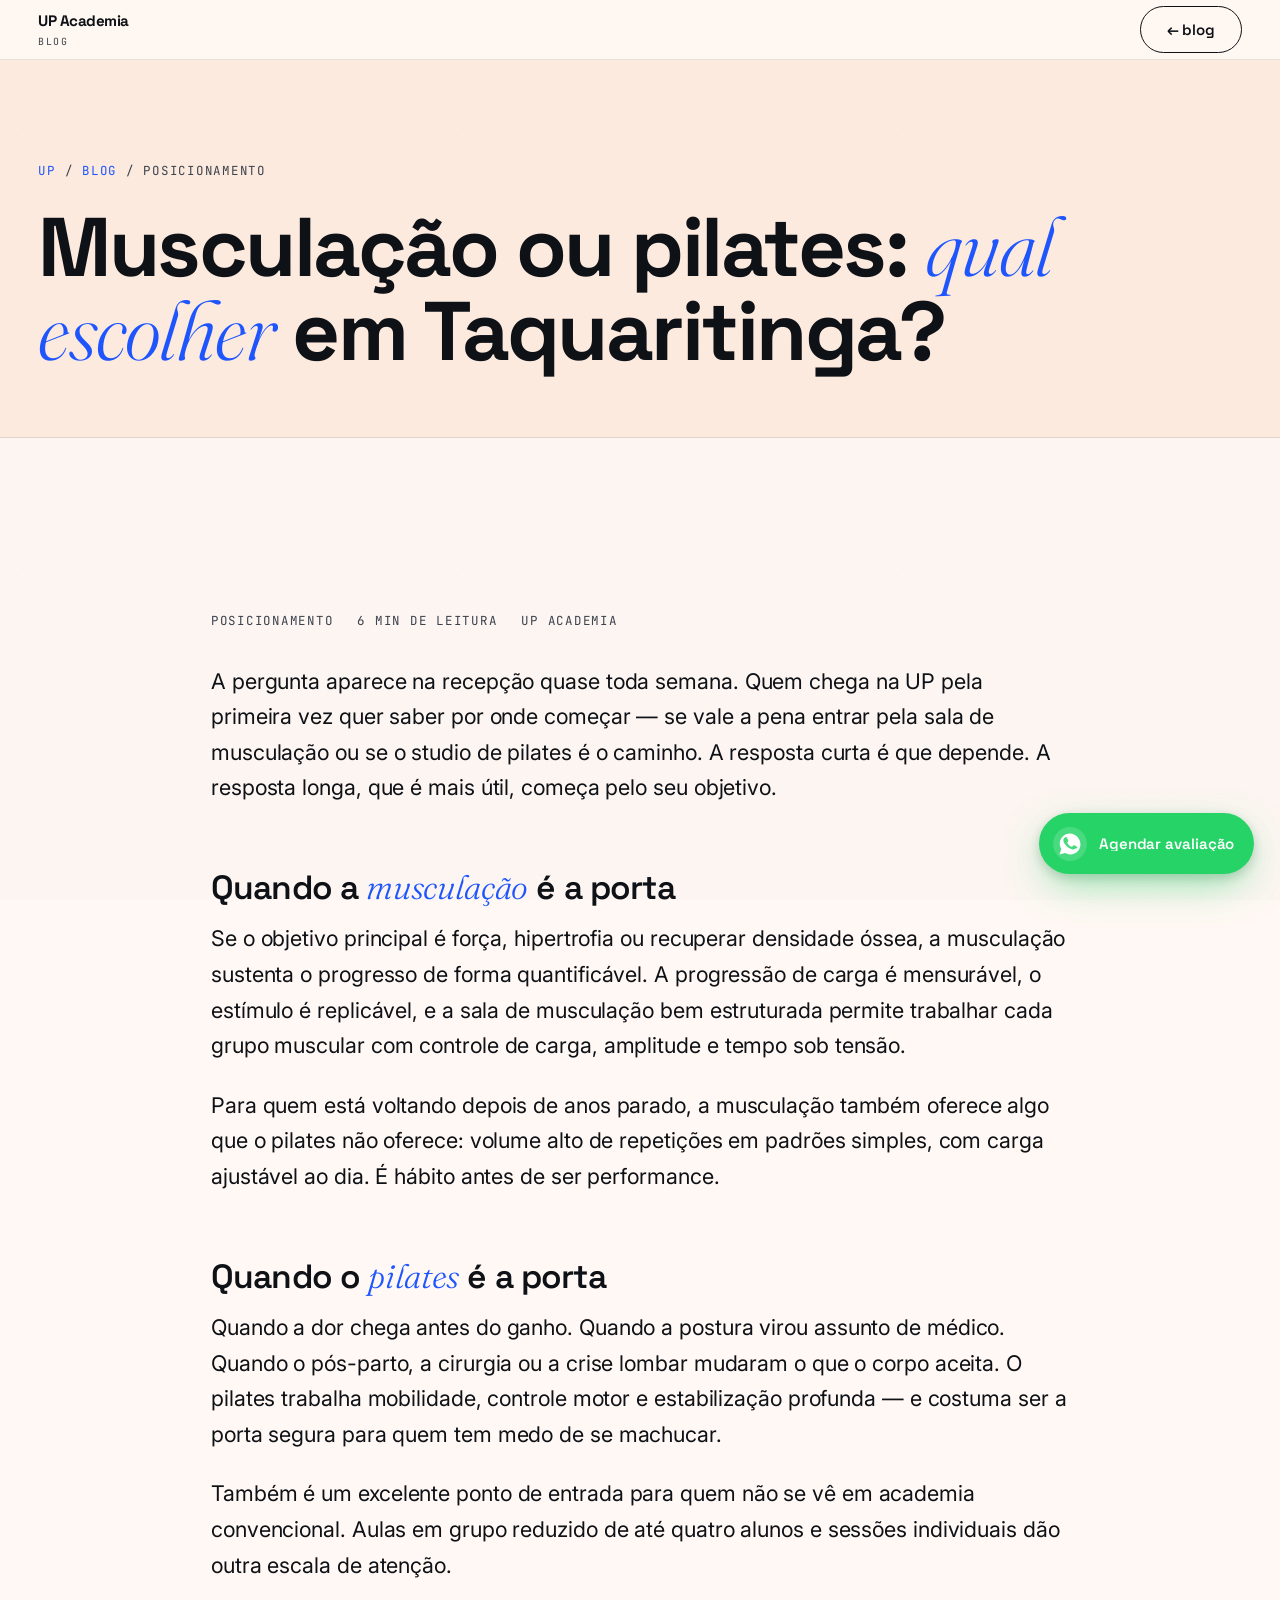
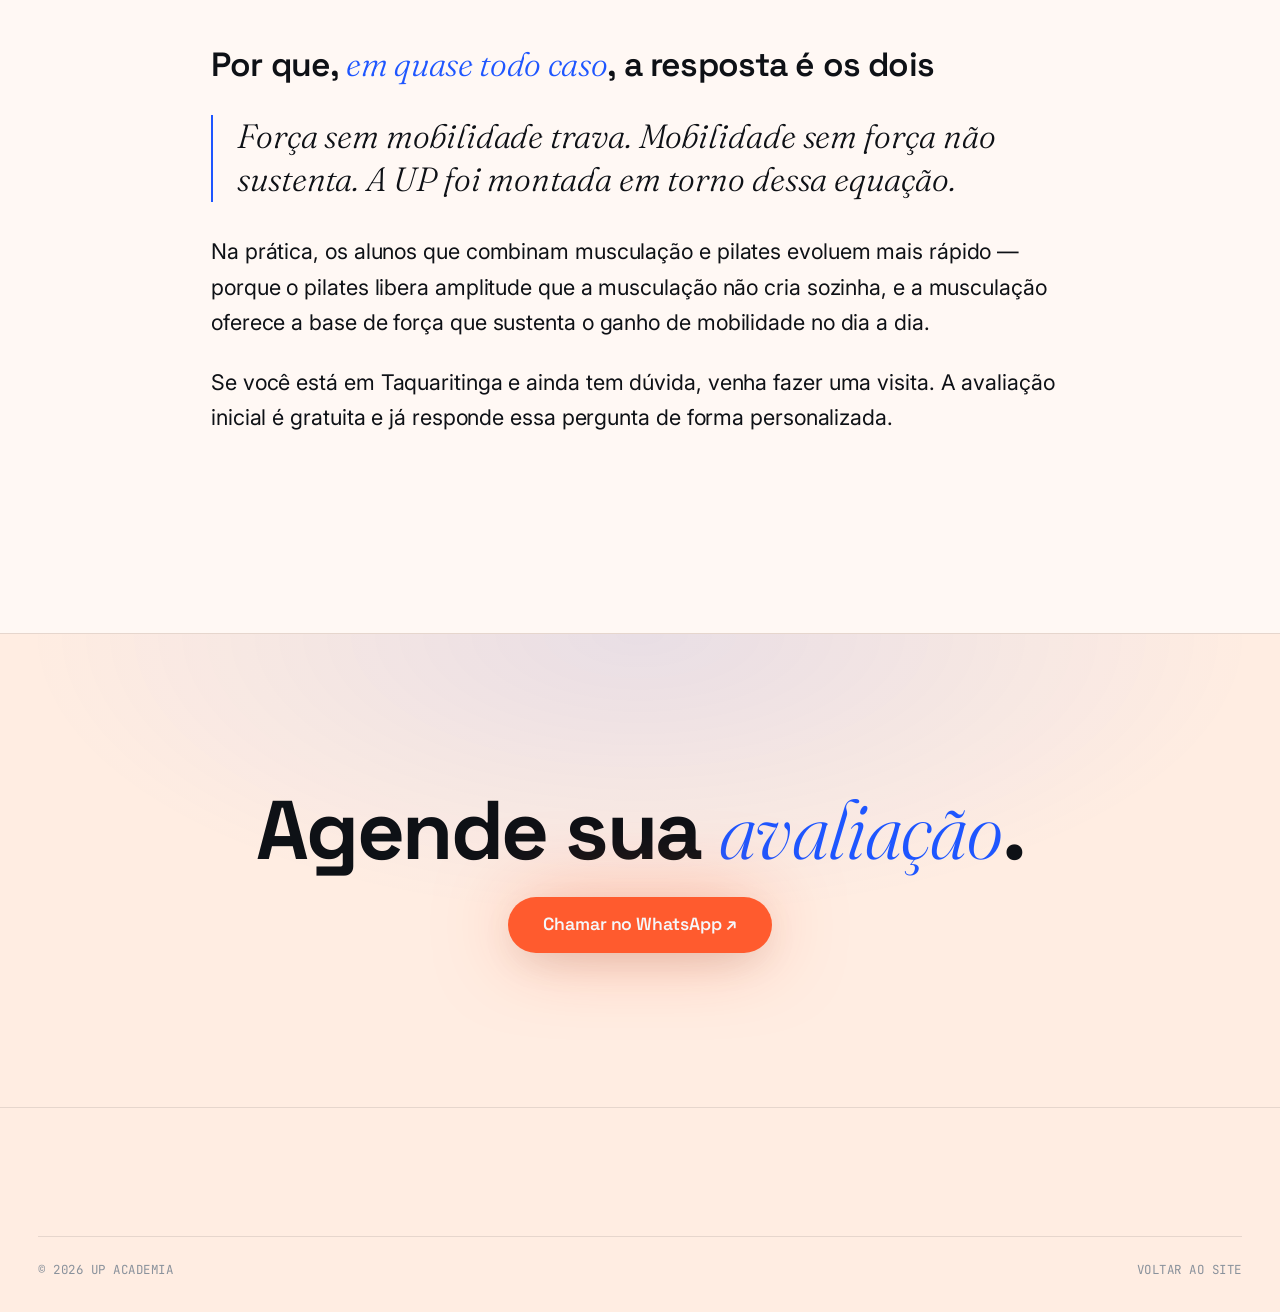
<file: blog/musculacao-ou-pilates.html>
<!doctype html>
<html lang="pt-BR">
<head>
  <meta charset="utf-8"/>
  <meta name="viewport" content="width=device-width, initial-scale=1"/>
  <title>Musculação ou pilates em Taquaritinga? — UP Academia</title>
  <meta name="description" content="Um guia direto para decidir o ponto de entrada certo entre musculação e pilates em Taquaritinga/SP."/>
  <link rel="icon" type="image/svg+xml" href="../favicon.svg"/>
  <link rel="preconnect" href="https://fonts.googleapis.com"/>
  <link rel="preconnect" href="https://fonts.gstatic.com" crossorigin/>
  <link href="https://fonts.googleapis.com/css2?family=Space+Grotesk:wght@400;500;600;700&family=Inter:wght@400;500;600&family=Fraunces:ital,opsz,wght@0,9..144,300;1,9..144,300;1,9..144,400&family=JetBrains+Mono:wght@400;500&display=swap" rel="stylesheet"/>
  <link rel="stylesheet" href="../css/styles.css"/>
</head>
<body>
  <header class="site-header is-scrolled">
    <div class="container header-inner">
      <a href="../" class="brand"><span class="brand-text"><span>UP Academia</span><span>Blog</span></span></a>
      <div class="header-actions"><a class="btn btn-ghost" href="index.html">← blog</a></div>
    </div>
  </header>

  <main>
    <section class="subhero">
      <div class="container">
        <div class="crumbs"><a href="../">UP</a> / <a href="index.html">Blog</a> / Posicionamento</div>
        <h1>Musculação ou pilates: <em>qual escolher</em> em Taquaritinga?</h1>
      </div>
    </section>

    <article class="article">
      <div class="container">
        <div class="article-body">
          <div class="article-meta"><span>Posicionamento</span><span>6 min de leitura</span><span>UP Academia</span></div>

          <p>A pergunta aparece na recepção quase toda semana. Quem chega na UP pela primeira vez quer saber por onde começar — se vale a pena entrar pela sala de musculação ou se o studio de pilates é o caminho. A resposta curta é que depende. A resposta longa, que é mais útil, começa pelo seu objetivo.</p>

          <h2>Quando a <em>musculação</em> é a porta</h2>
          <p>Se o objetivo principal é força, hipertrofia ou recuperar densidade óssea, a musculação sustenta o progresso de forma quantificável. A progressão de carga é mensurável, o estímulo é replicável, e a sala de musculação bem estruturada permite trabalhar cada grupo muscular com controle de carga, amplitude e tempo sob tensão.</p>
          <p>Para quem está voltando depois de anos parado, a musculação também oferece algo que o pilates não oferece: volume alto de repetições em padrões simples, com carga ajustável ao dia. É hábito antes de ser performance.</p>

          <h2>Quando o <em>pilates</em> é a porta</h2>
          <p>Quando a dor chega antes do ganho. Quando a postura virou assunto de médico. Quando o pós-parto, a cirurgia ou a crise lombar mudaram o que o corpo aceita. O pilates trabalha mobilidade, controle motor e estabilização profunda — e costuma ser a porta segura para quem tem medo de se machucar.</p>
          <p>Também é um excelente ponto de entrada para quem não se vê em academia convencional. Aulas em grupo reduzido de até quatro alunos e sessões individuais dão outra escala de atenção.</p>

          <h2>Por que, <em>em quase todo caso</em>, a resposta é os dois</h2>
          <blockquote>Força sem mobilidade trava. Mobilidade sem força não sustenta. A UP foi montada em torno dessa equação.</blockquote>
          <p>Na prática, os alunos que combinam musculação e pilates evoluem mais rápido — porque o pilates libera amplitude que a musculação não cria sozinha, e a musculação oferece a base de força que sustenta o ganho de mobilidade no dia a dia.</p>
          <p>Se você está em Taquaritinga e ainda tem dúvida, venha fazer uma visita. A avaliação inicial é gratuita e já responde essa pergunta de forma personalizada.</p>
        </div>
      </div>
    </article>

    <section class="cta-final">
      <div class="container">
        <h2>Agende sua <em>avaliação</em>.</h2>
        <a class="btn btn-primary btn-lg" href="https://wa.me/5516996151525" target="_blank" rel="noopener">Chamar no WhatsApp ↗</a>
      </div>
    </section>
  </main>

  <footer class="site-footer"><div class="container"><div class="footer-bottom"><span>© <span data-year>2026</span> UP Academia</span><a href="../">voltar ao site</a></div></div></footer>
  <script>document.querySelector("[data-year]").textContent = new Date().getFullYear();</script>
  <script type="module" src="../js/fab.js"></script>
</body>
</html>
</file>
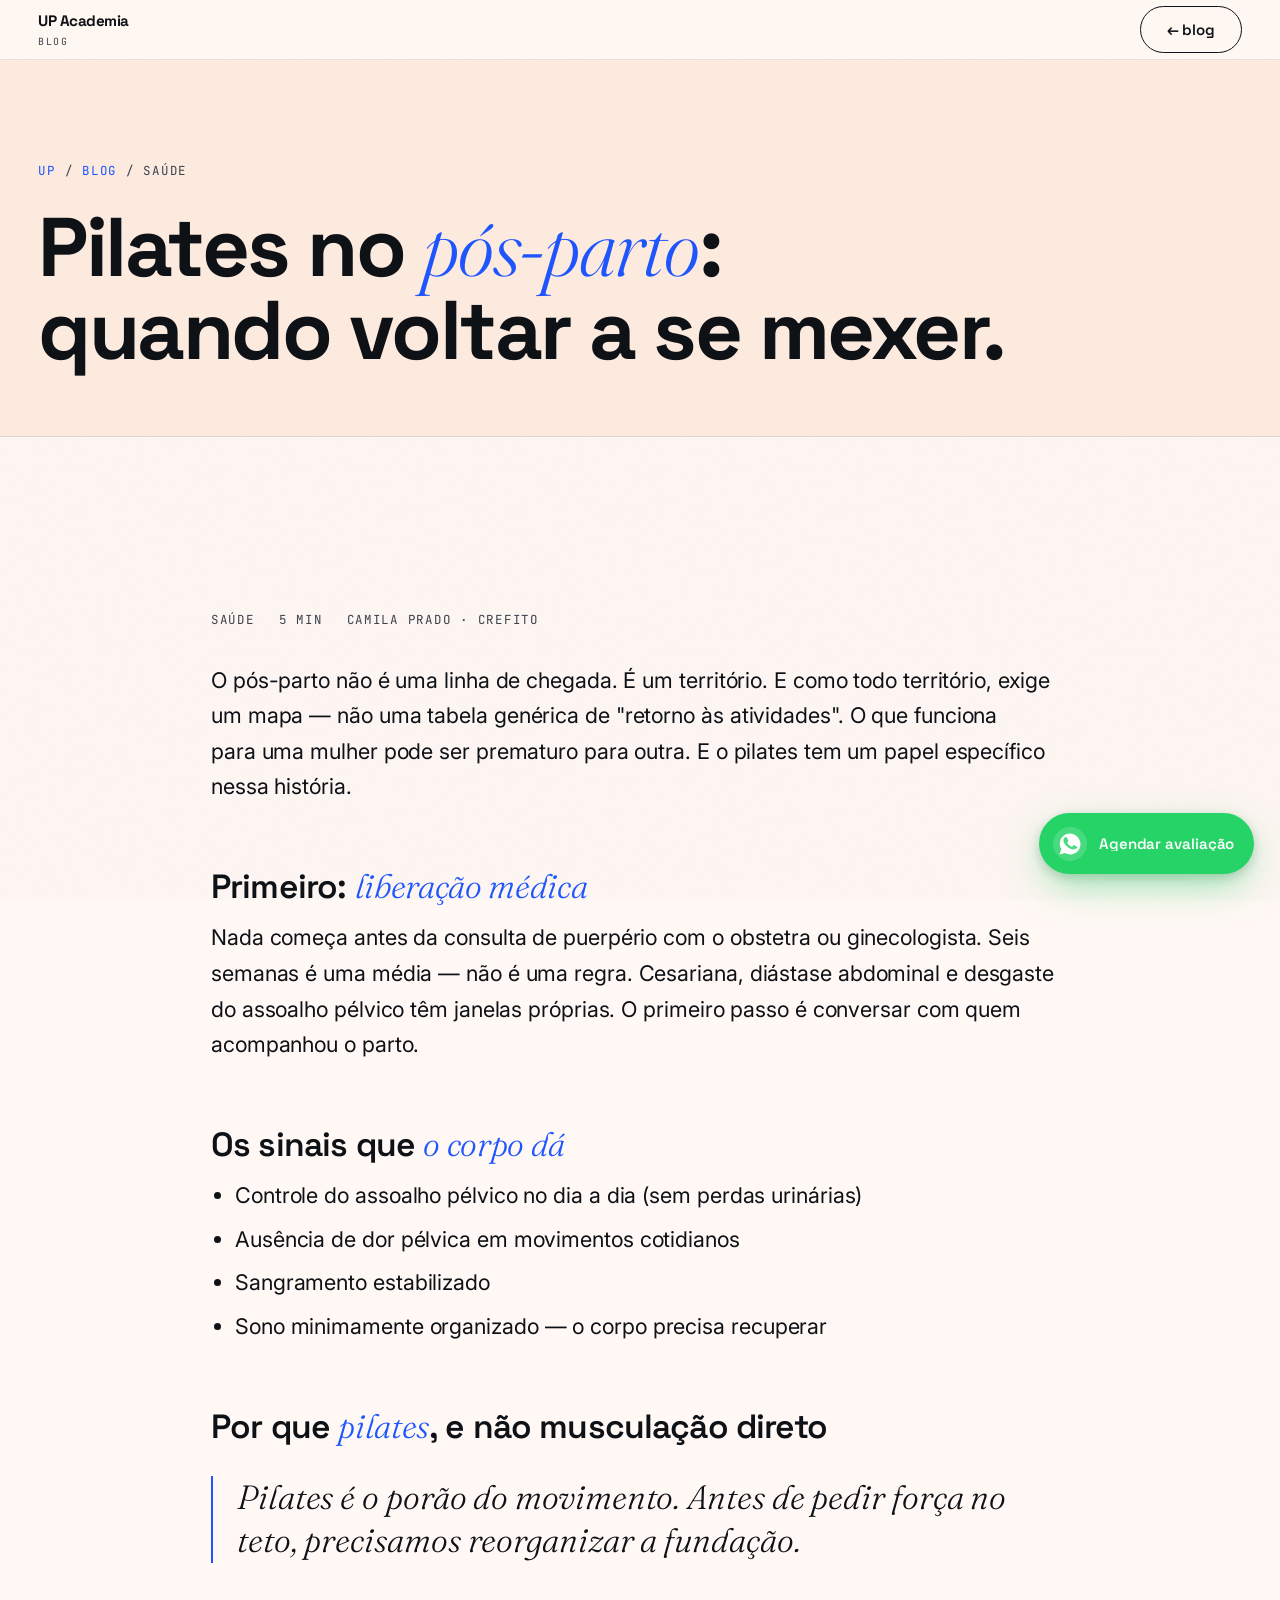
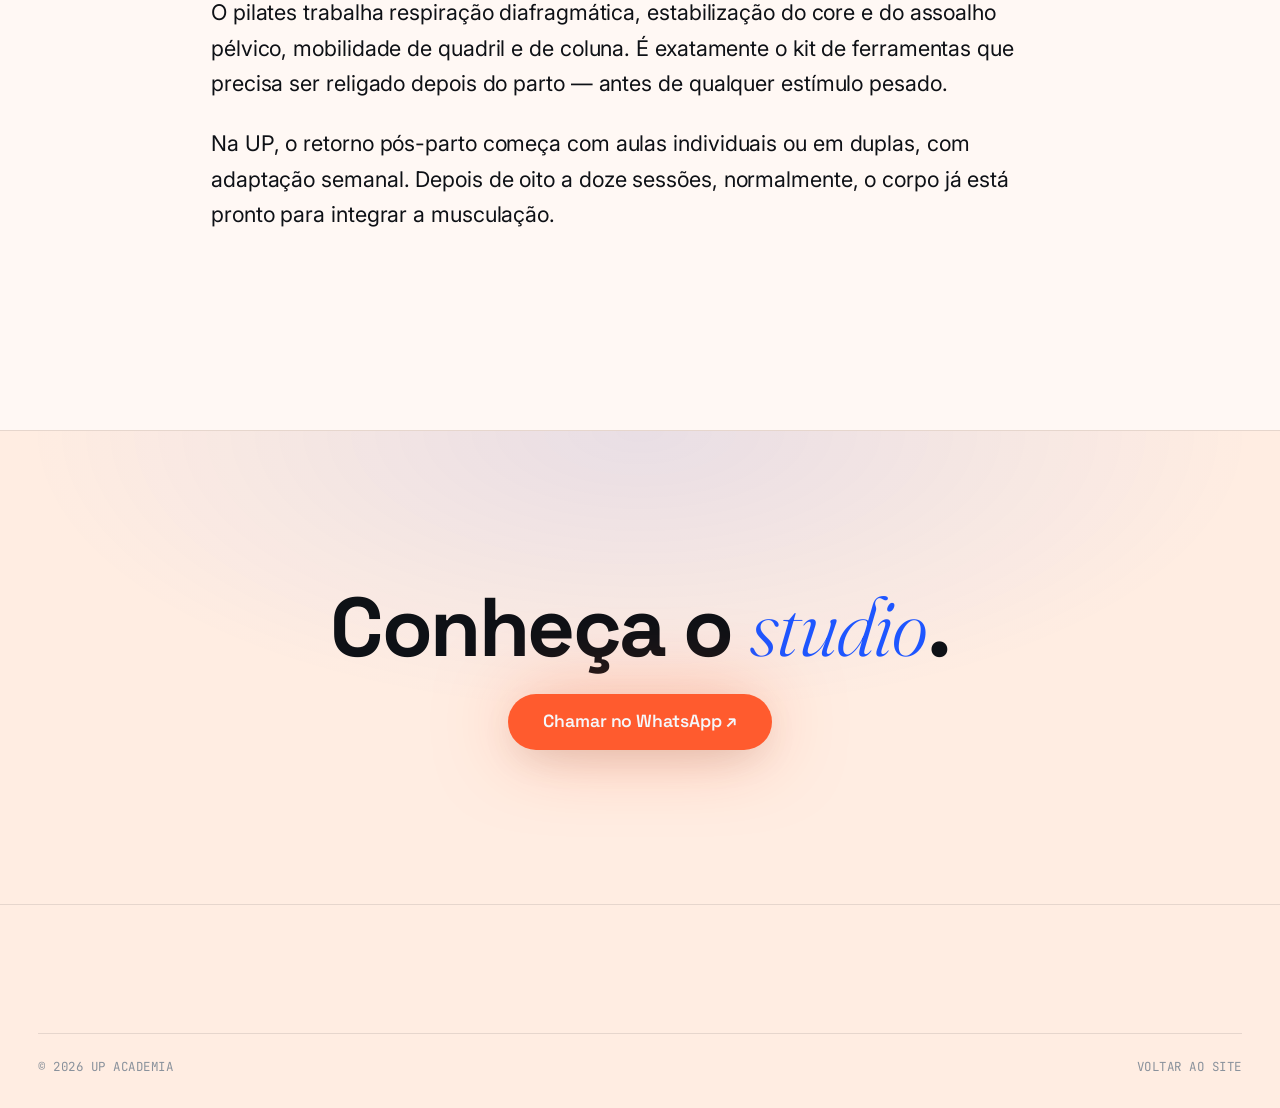
<file: blog/pilates-pos-parto.html>
<!doctype html>
<html lang="pt-BR">
<head>
  <meta charset="utf-8"/>
  <meta name="viewport" content="width=device-width, initial-scale=1"/>
  <title>Pilates no pós-parto: quando voltar a se mexer — UP Academia</title>
  <meta name="description" content="Sinais, precauções e o papel do pilates como porta de reentrada segura ao exercício após a gestação."/>
  <link rel="icon" type="image/svg+xml" href="../favicon.svg"/>
  <link rel="preconnect" href="https://fonts.googleapis.com"/>
  <link rel="preconnect" href="https://fonts.gstatic.com" crossorigin/>
  <link href="https://fonts.googleapis.com/css2?family=Space+Grotesk:wght@400;500;600;700&family=Inter:wght@400;500;600&family=Fraunces:ital,opsz,wght@0,9..144,300;1,9..144,300;1,9..144,400&family=JetBrains+Mono:wght@400;500&display=swap" rel="stylesheet"/>
  <link rel="stylesheet" href="../css/styles.css"/>
</head>
<body>
  <header class="site-header is-scrolled">
    <div class="container header-inner">
      <a href="../" class="brand"><span class="brand-text"><span>UP Academia</span><span>Blog</span></span></a>
      <div class="header-actions"><a class="btn btn-ghost" href="index.html">← blog</a></div>
    </div>
  </header>

  <main>
    <section class="subhero">
      <div class="container">
        <div class="crumbs"><a href="../">UP</a> / <a href="index.html">Blog</a> / Saúde</div>
        <h1>Pilates no <em>pós-parto</em>: quando voltar a se mexer.</h1>
      </div>
    </section>

    <article class="article">
      <div class="container">
        <div class="article-body">
          <div class="article-meta"><span>Saúde</span><span>5 min</span><span>Camila Prado · CREFITO</span></div>

          <p>O pós-parto não é uma linha de chegada. É um território. E como todo território, exige um mapa — não uma tabela genérica de "retorno às atividades". O que funciona para uma mulher pode ser prematuro para outra. E o pilates tem um papel específico nessa história.</p>

          <h2>Primeiro: <em>liberação médica</em></h2>
          <p>Nada começa antes da consulta de puerpério com o obstetra ou ginecologista. Seis semanas é uma média — não é uma regra. Cesariana, diástase abdominal e desgaste do assoalho pélvico têm janelas próprias. O primeiro passo é conversar com quem acompanhou o parto.</p>

          <h2>Os sinais que <em>o corpo dá</em></h2>
          <ul>
            <li>Controle do assoalho pélvico no dia a dia (sem perdas urinárias)</li>
            <li>Ausência de dor pélvica em movimentos cotidianos</li>
            <li>Sangramento estabilizado</li>
            <li>Sono minimamente organizado — o corpo precisa recuperar</li>
          </ul>

          <h2>Por que <em>pilates</em>, e não musculação direto</h2>
          <blockquote>Pilates é o porão do movimento. Antes de pedir força no teto, precisamos reorganizar a fundação.</blockquote>
          <p>O pilates trabalha respiração diafragmática, estabilização do core e do assoalho pélvico, mobilidade de quadril e de coluna. É exatamente o kit de ferramentas que precisa ser religado depois do parto — antes de qualquer estímulo pesado.</p>
          <p>Na UP, o retorno pós-parto começa com aulas individuais ou em duplas, com adaptação semanal. Depois de oito a doze sessões, normalmente, o corpo já está pronto para integrar a musculação.</p>
        </div>
      </div>
    </article>

    <section class="cta-final">
      <div class="container">
        <h2>Conheça o <em>studio</em>.</h2>
        <a class="btn btn-primary btn-lg" href="https://wa.me/5516996151525" target="_blank" rel="noopener">Chamar no WhatsApp ↗</a>
      </div>
    </section>
  </main>

  <footer class="site-footer"><div class="container"><div class="footer-bottom"><span>© <span data-year>2026</span> UP Academia</span><a href="../">voltar ao site</a></div></div></footer>
  <script>document.querySelector("[data-year]").textContent = new Date().getFullYear();</script>
  <script type="module" src="../js/fab.js"></script>
</body>
</html>
</file>
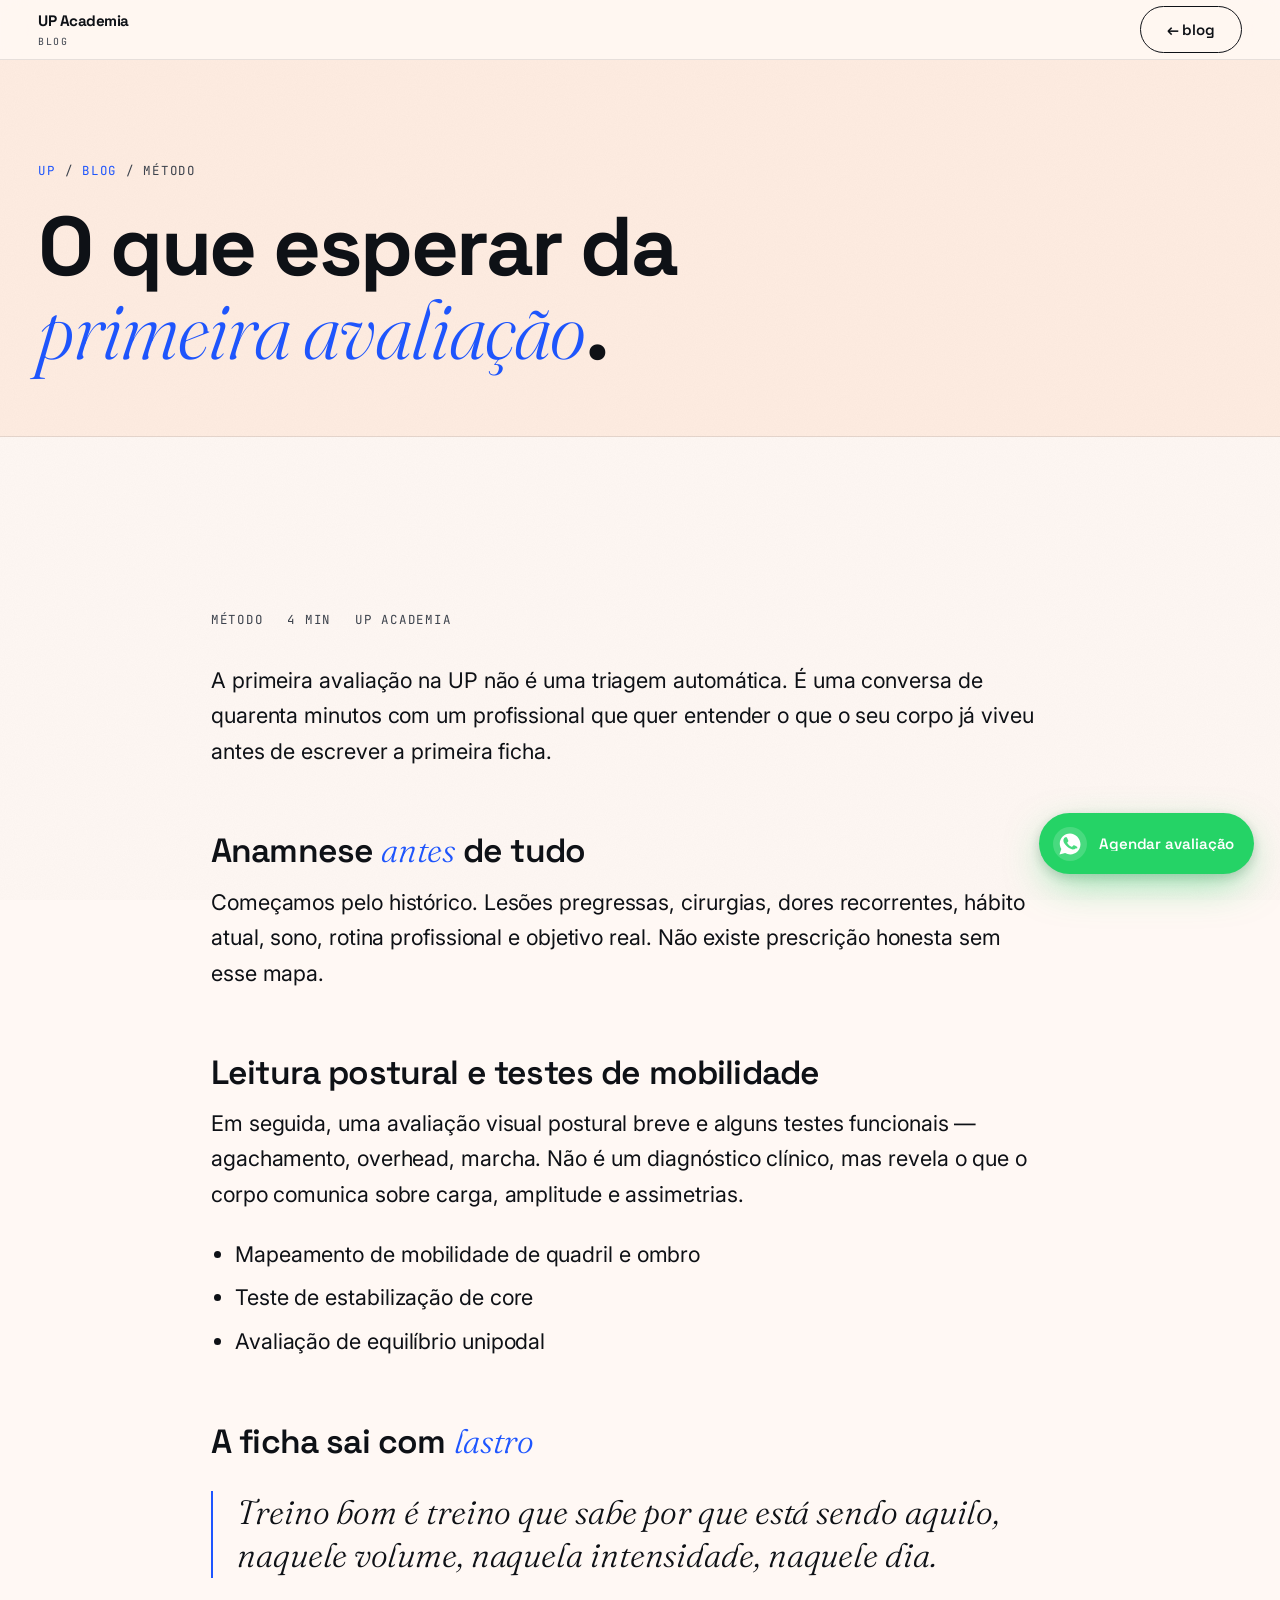
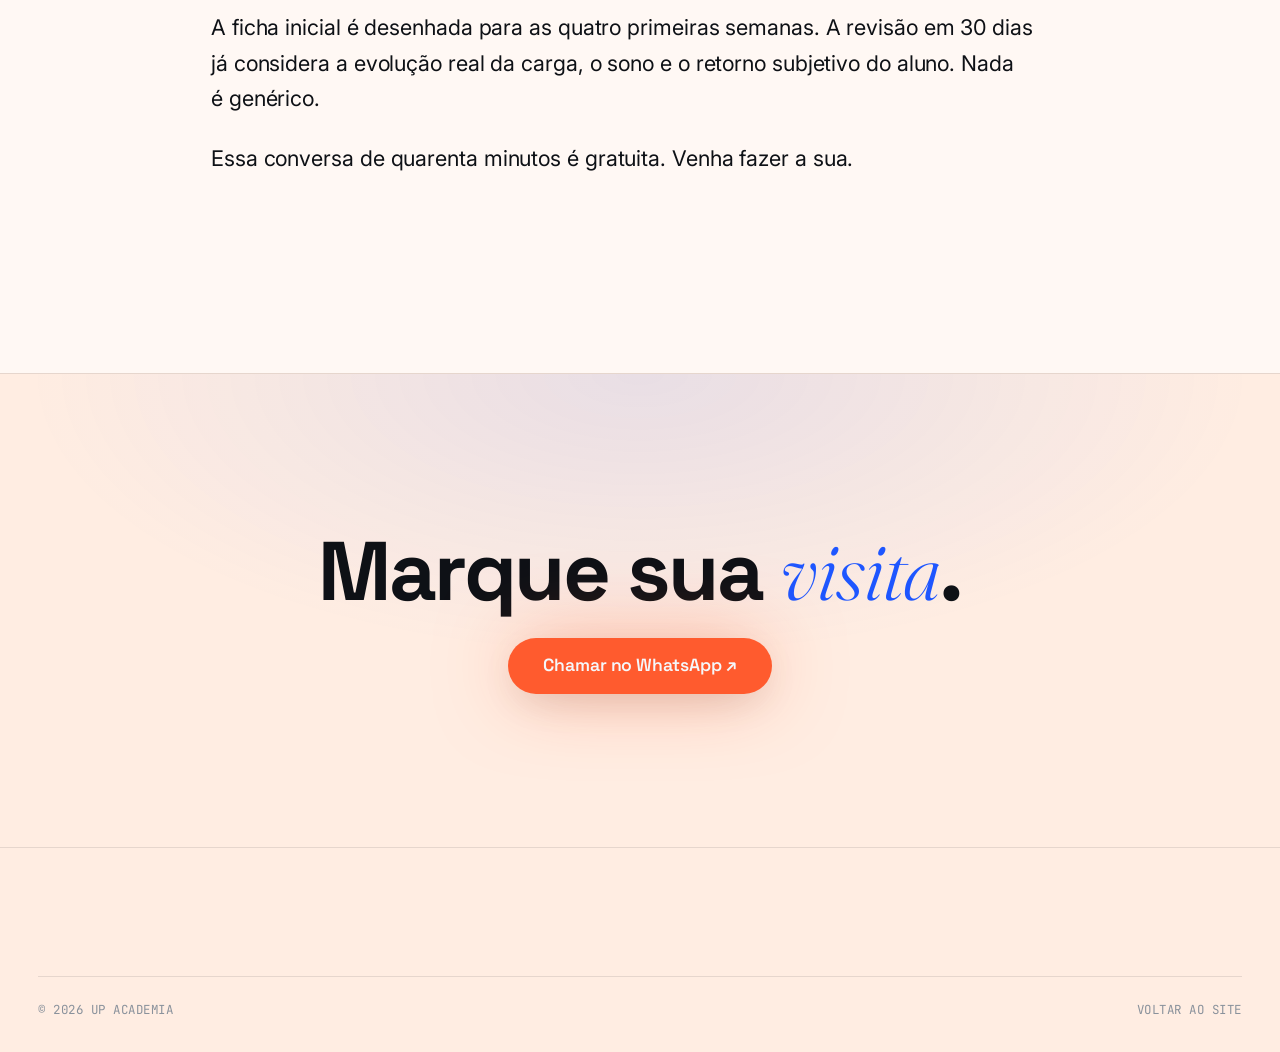
<file: blog/primeira-avaliacao.html>
<!doctype html>
<html lang="pt-BR">
<head>
  <meta charset="utf-8"/>
  <meta name="viewport" content="width=device-width, initial-scale=1"/>
  <title>O que esperar da primeira avaliação — UP Academia</title>
  <meta name="description" content="Como a UP conduz a primeira avaliação: anamnese, leitura postural e construção da ficha inicial."/>
  <link rel="icon" type="image/svg+xml" href="../favicon.svg"/>
  <link rel="preconnect" href="https://fonts.googleapis.com"/>
  <link rel="preconnect" href="https://fonts.gstatic.com" crossorigin/>
  <link href="https://fonts.googleapis.com/css2?family=Space+Grotesk:wght@400;500;600;700&family=Inter:wght@400;500;600&family=Fraunces:ital,opsz,wght@0,9..144,300;1,9..144,300;1,9..144,400&family=JetBrains+Mono:wght@400;500&display=swap" rel="stylesheet"/>
  <link rel="stylesheet" href="../css/styles.css"/>
</head>
<body>
  <header class="site-header is-scrolled">
    <div class="container header-inner">
      <a href="../" class="brand"><span class="brand-text"><span>UP Academia</span><span>Blog</span></span></a>
      <div class="header-actions"><a class="btn btn-ghost" href="index.html">← blog</a></div>
    </div>
  </header>

  <main>
    <section class="subhero">
      <div class="container">
        <div class="crumbs"><a href="../">UP</a> / <a href="index.html">Blog</a> / Método</div>
        <h1>O que esperar da <em>primeira avaliação</em>.</h1>
      </div>
    </section>

    <article class="article">
      <div class="container">
        <div class="article-body">
          <div class="article-meta"><span>Método</span><span>4 min</span><span>UP Academia</span></div>

          <p>A primeira avaliação na UP não é uma triagem automática. É uma conversa de quarenta minutos com um profissional que quer entender o que o seu corpo já viveu antes de escrever a primeira ficha.</p>

          <h2>Anamnese <em>antes</em> de tudo</h2>
          <p>Começamos pelo histórico. Lesões pregressas, cirurgias, dores recorrentes, hábito atual, sono, rotina profissional e objetivo real. Não existe prescrição honesta sem esse mapa.</p>

          <h2>Leitura postural e testes de mobilidade</h2>
          <p>Em seguida, uma avaliação visual postural breve e alguns testes funcionais — agachamento, overhead, marcha. Não é um diagnóstico clínico, mas revela o que o corpo comunica sobre carga, amplitude e assimetrias.</p>

          <ul>
            <li>Mapeamento de mobilidade de quadril e ombro</li>
            <li>Teste de estabilização de core</li>
            <li>Avaliação de equilíbrio unipodal</li>
          </ul>

          <h2>A ficha sai com <em>lastro</em></h2>
          <blockquote>Treino bom é treino que sabe por que está sendo aquilo, naquele volume, naquela intensidade, naquele dia.</blockquote>
          <p>A ficha inicial é desenhada para as quatro primeiras semanas. A revisão em 30 dias já considera a evolução real da carga, o sono e o retorno subjetivo do aluno. Nada é genérico.</p>
          <p>Essa conversa de quarenta minutos é gratuita. Venha fazer a sua.</p>
        </div>
      </div>
    </article>

    <section class="cta-final">
      <div class="container">
        <h2>Marque sua <em>visita</em>.</h2>
        <a class="btn btn-primary btn-lg" href="https://wa.me/5516996151525" target="_blank" rel="noopener">Chamar no WhatsApp ↗</a>
      </div>
    </section>
  </main>

  <footer class="site-footer"><div class="container"><div class="footer-bottom"><span>© <span data-year>2026</span> UP Academia</span><a href="../">voltar ao site</a></div></div></footer>
  <script>document.querySelector("[data-year]").textContent = new Date().getFullYear();</script>
  <script type="module" src="../js/fab.js"></script>
</body>
</html>
</file>
<file: css/styles.css>
@import url("reset.css");
@import url("tokens.css");
@import url("typography.css");
@import url("layout.css");
@import url("components.css");
@import url("sections.css");
@import url("animations.css");
</file>
